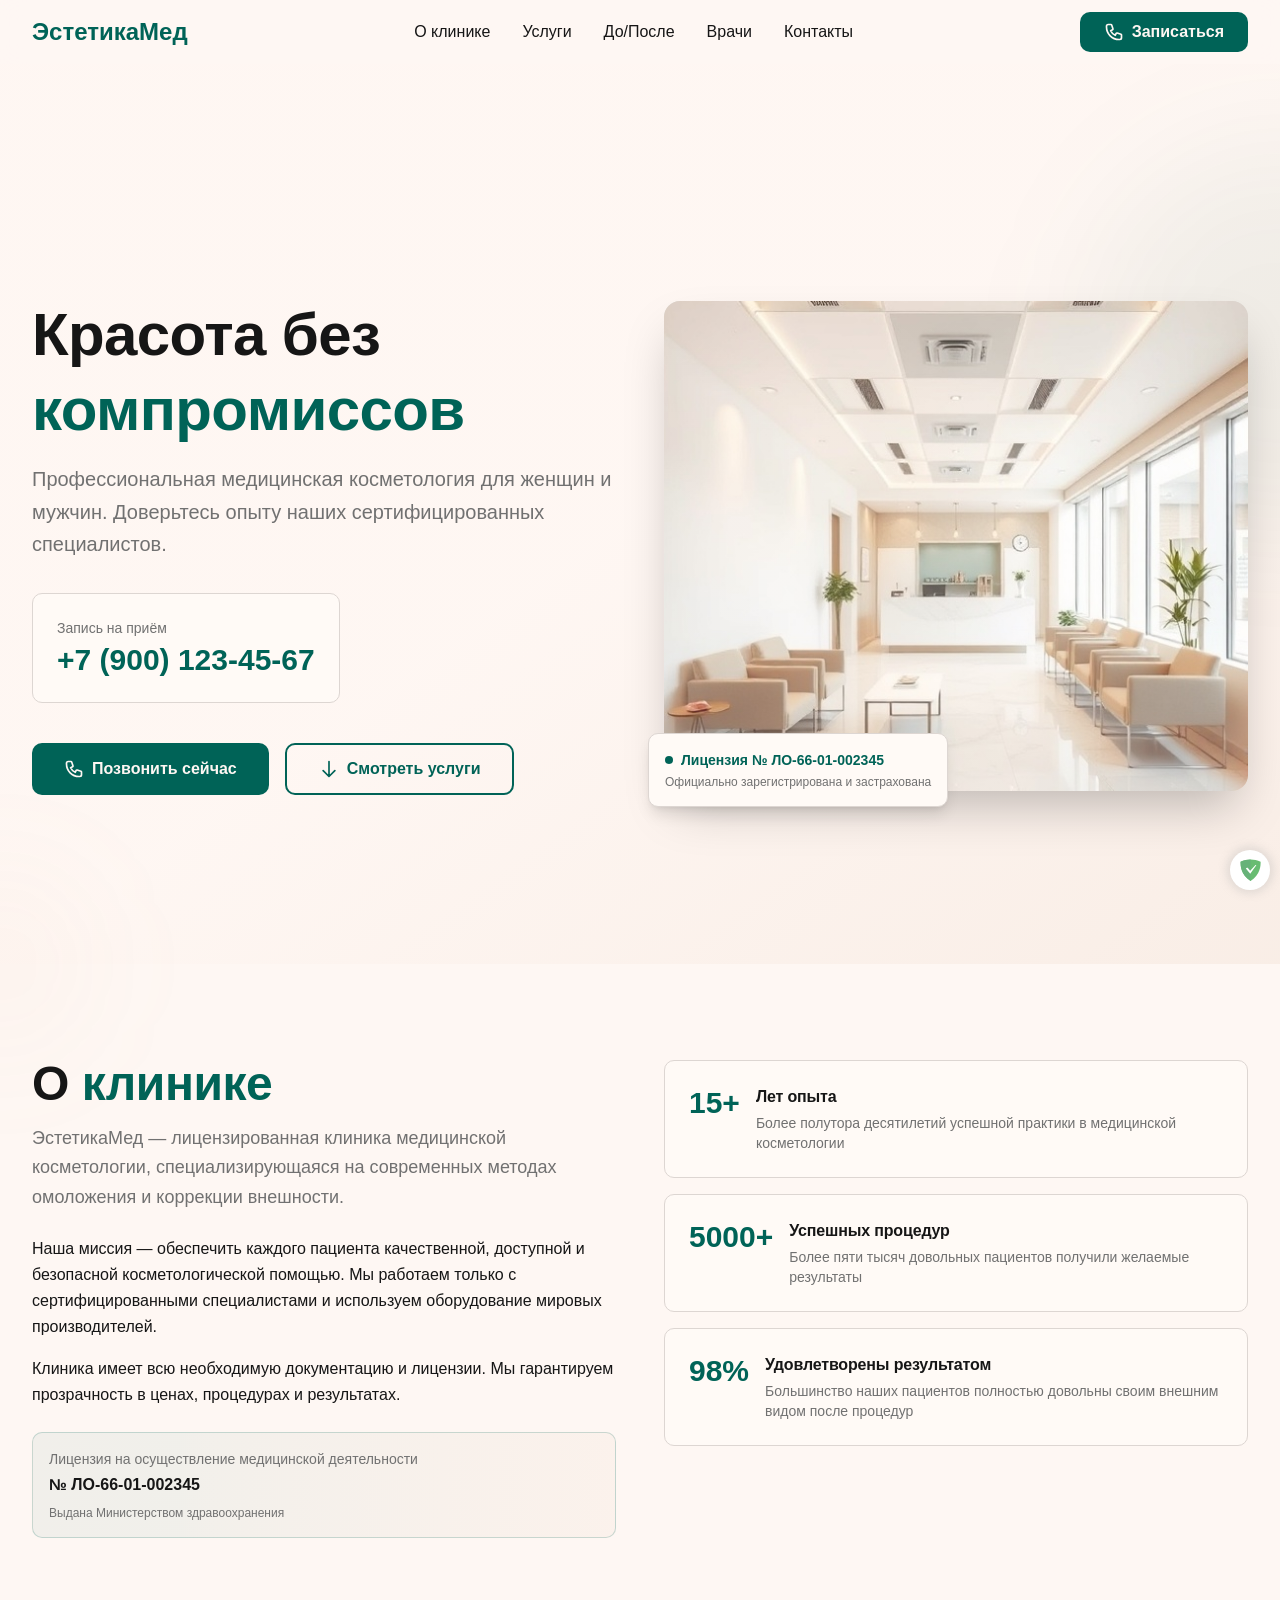
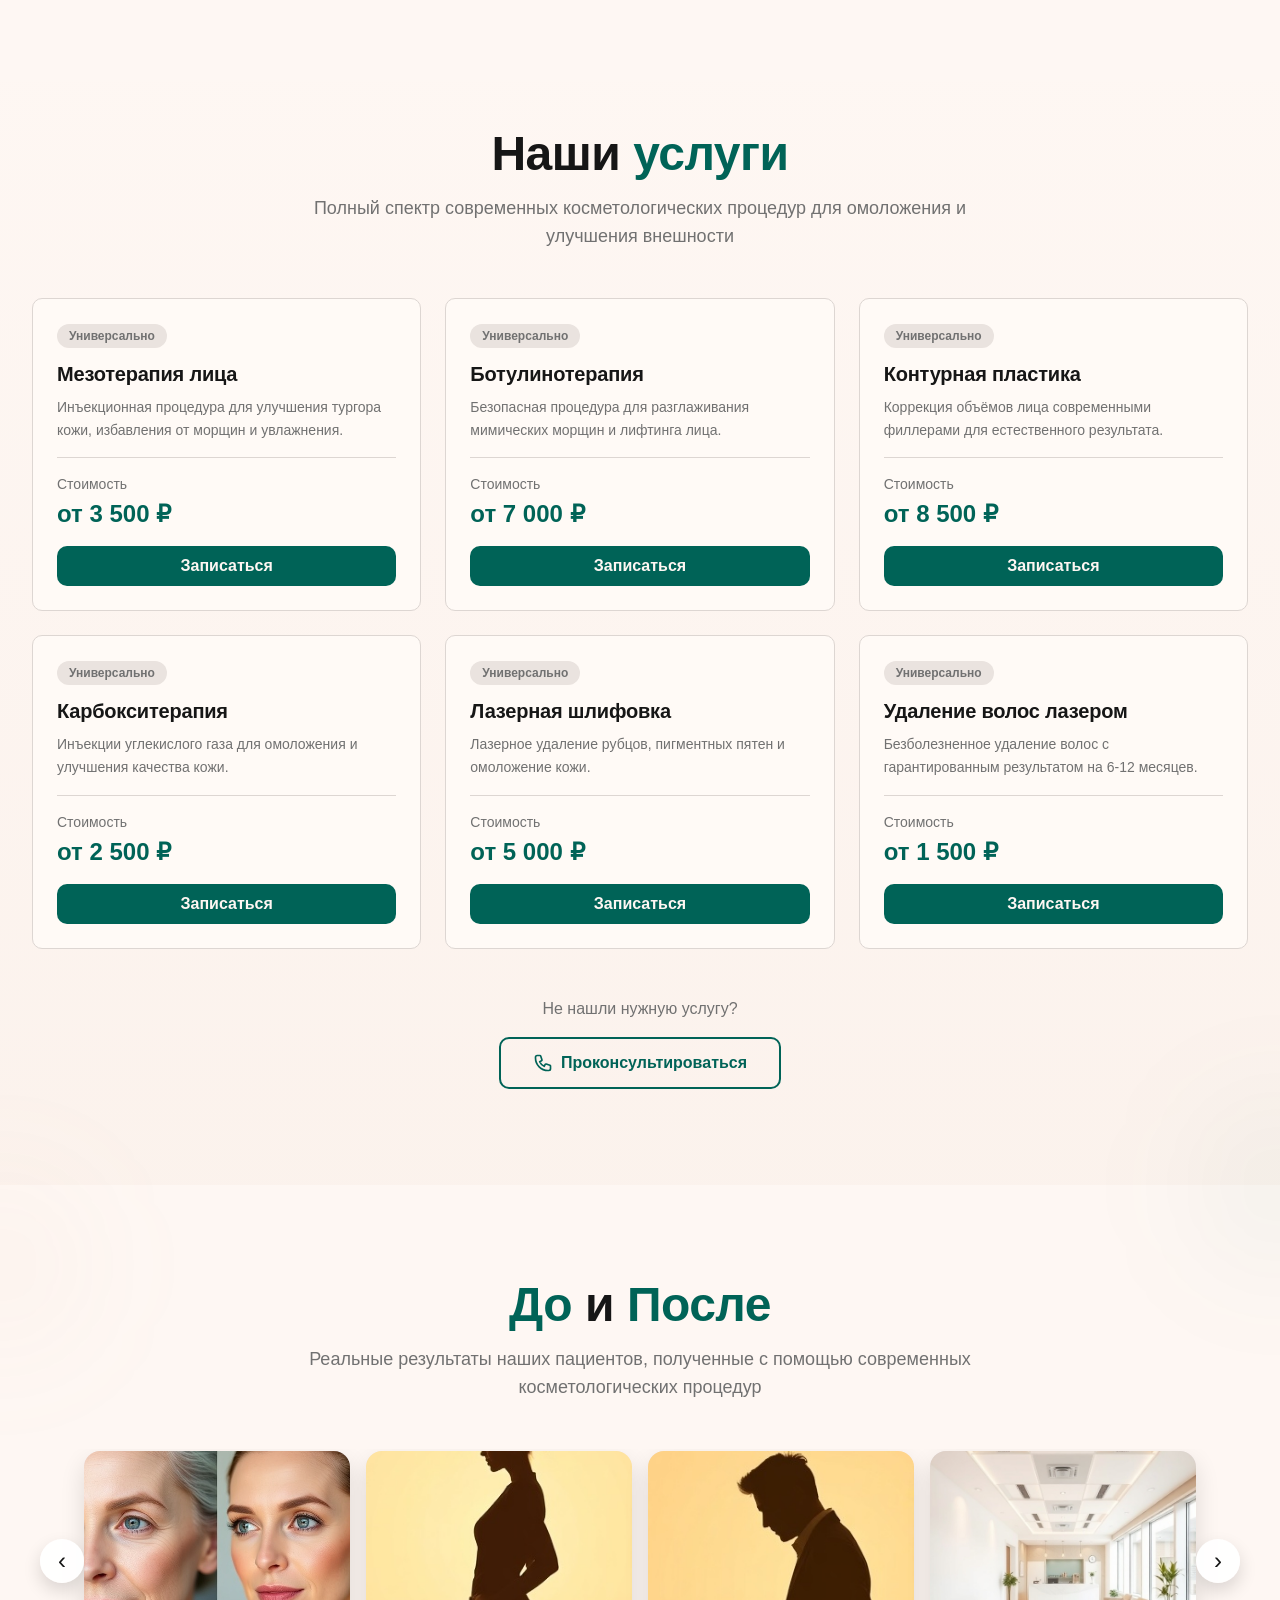
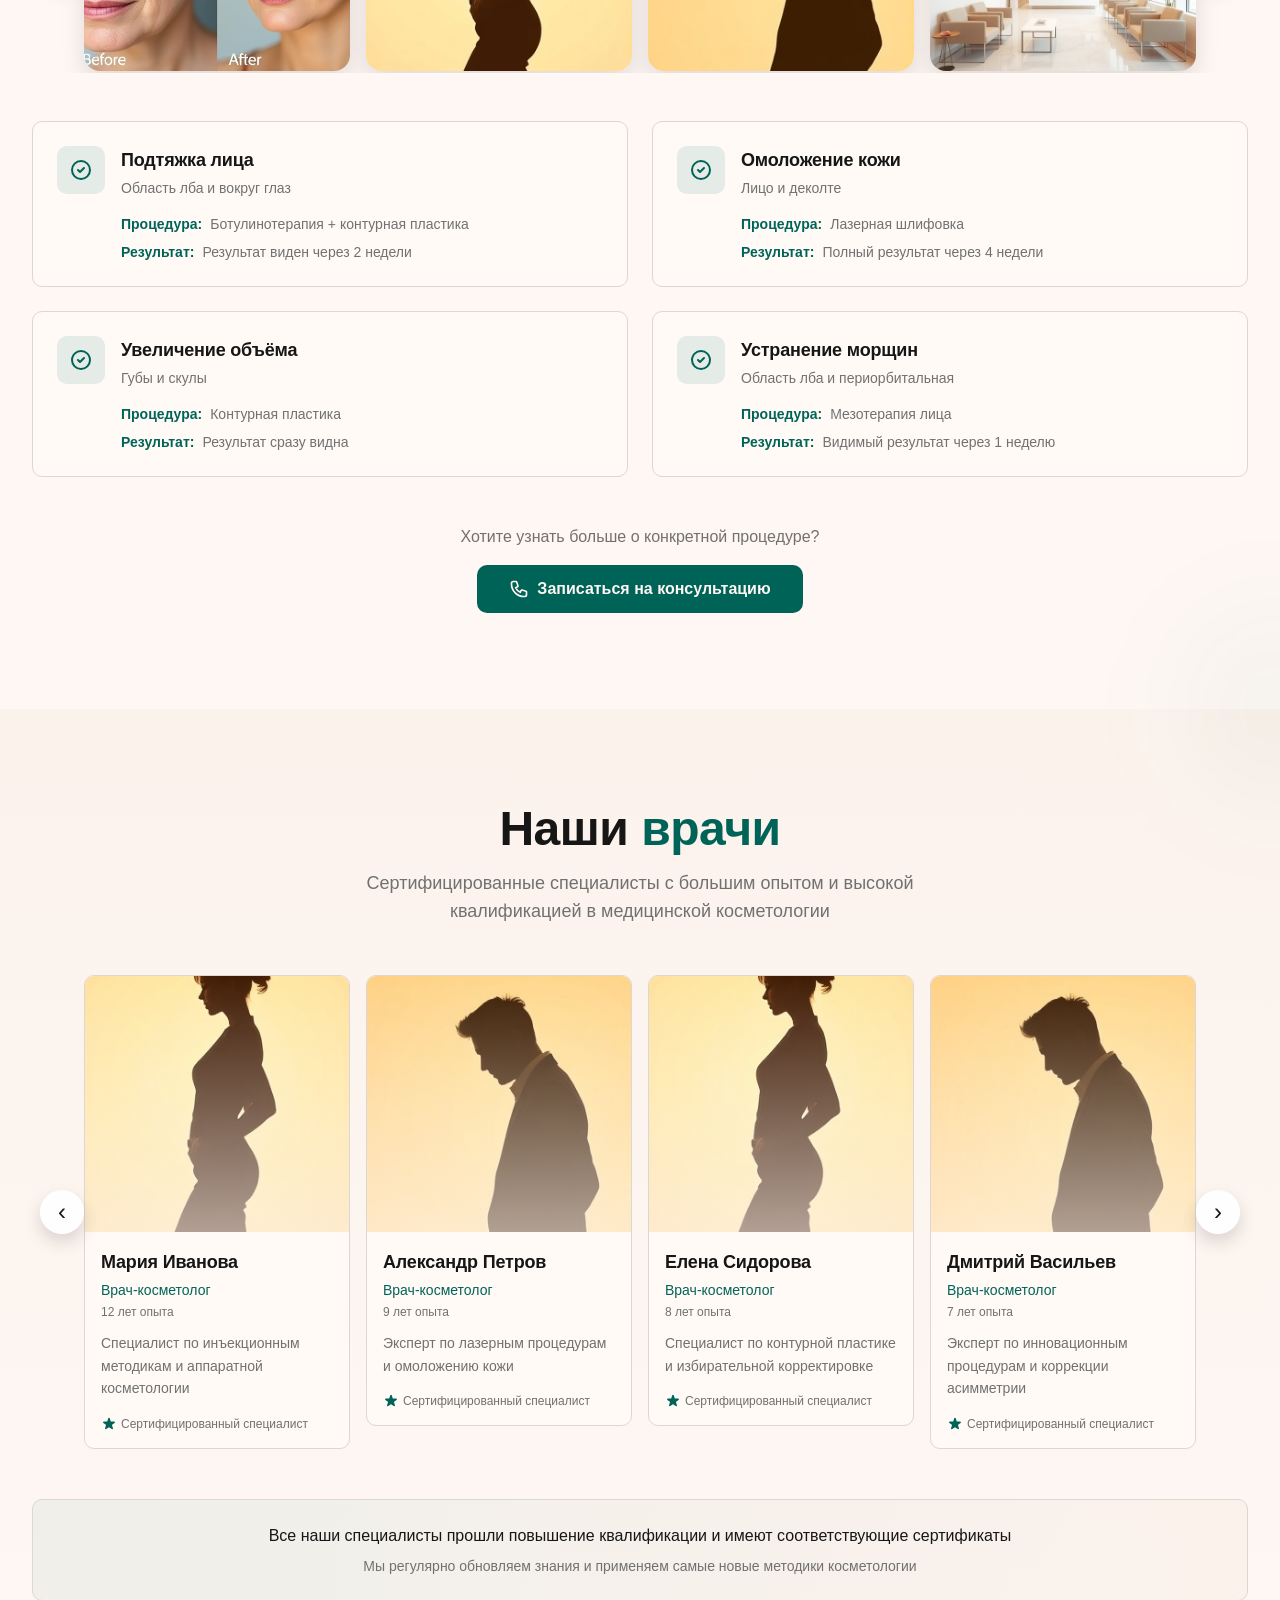
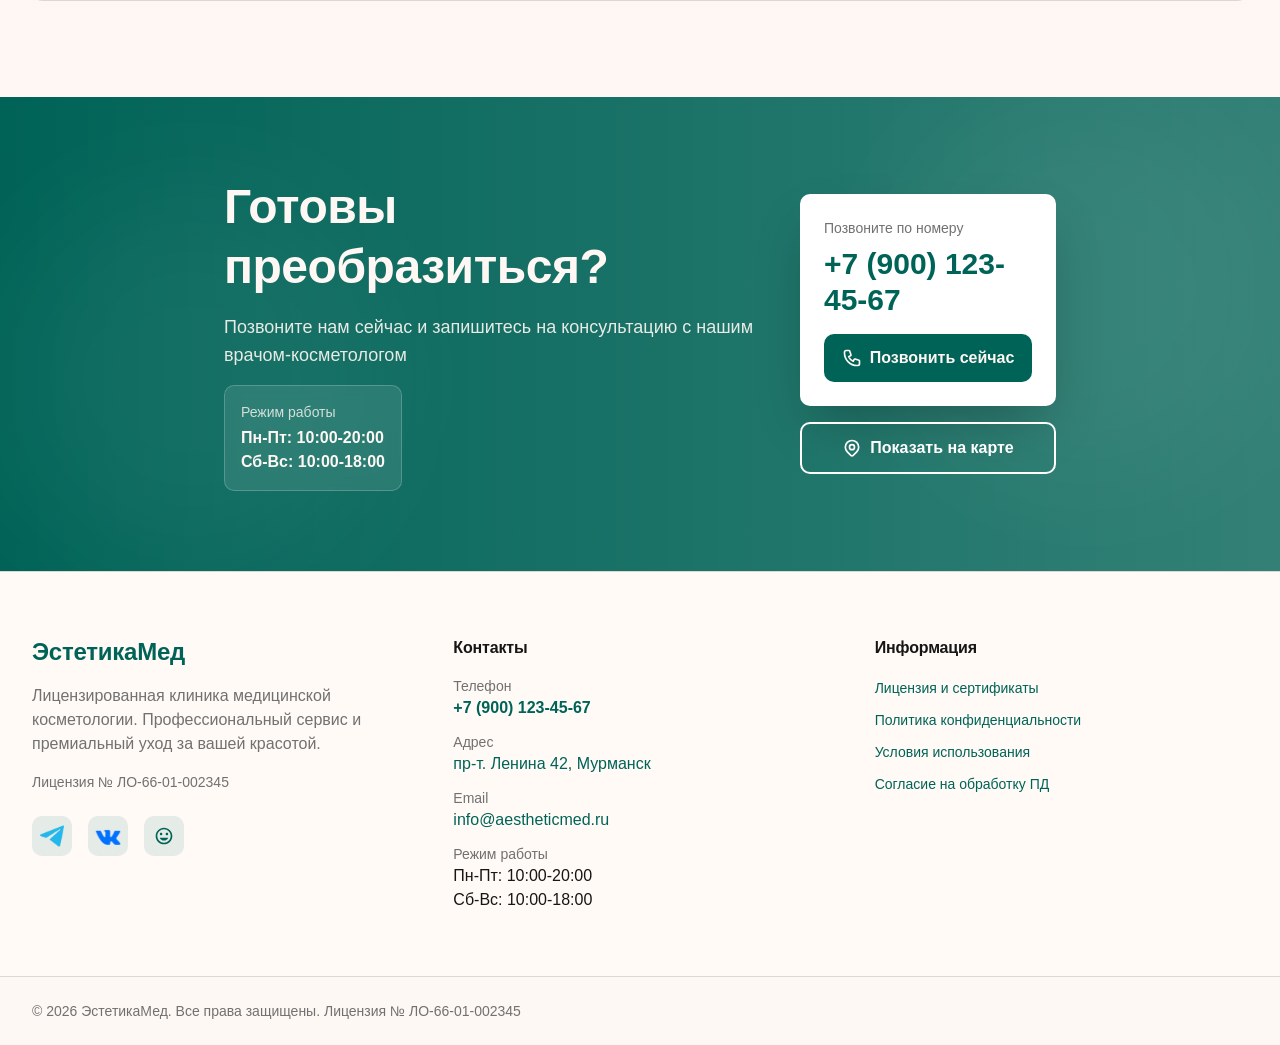
<file: index.html>
<!DOCTYPE html>
<!-- saved from url=(0038)https://nrqmhvb1-staging.b12sites.com/ -->
<html data-astro-source-file="src/pages/index.astro" data-astro-source-loc="15:0" lang="ru"><head data-astro-source-file="src/pages/index.astro" data-astro-source-loc="16:2"><meta http-equiv="Content-Type" content="text/html; charset=UTF-8"><meta http-equiv="origin-trial" content="A7vZI3v+Gz7JfuRolKNM4Aff6zaGuT7X0mf3wtoZTnKv6497cVMnhy03KDqX7kBz/q/[base64]"><meta data-astro-source-file="src/pages/index.astro" data-astro-source-loc="18:4" name="viewport" content="width=device-width, initial-scale=1.0"><link data-astro-source-file="src/pages/index.astro" data-astro-source-loc="19:4" rel="icon" type="image/svg+xml" href="https://nrqmhvb1-staging.b12sites.com/favicon.svg"><meta data-astro-source-file="src/pages/index.astro" data-astro-source-loc="20:4" name="generator" content="Astro v5.18.0"><title data-astro-source-file="src/pages/index.astro" data-astro-source-loc="21:4">ЭстетикаМед - Клиника медицинской косметологии</title><meta data-astro-source-file="src/pages/index.astro" data-astro-source-loc="22:4" name="description" content="Лицензированная клиника медицинской косметологии. Профессиональные услуги по омоложению и коррекции внешности для женщин и мужчин."><meta data-astro-source-file="src/pages/index.astro" data-astro-source-loc="23:4" name="keywords" content="косметология, омоложение, мезотерапия, ботулинотерапия, контурная пластика"><link data-astro-source-file="src/components/RequiredB12HeadScripts.astro" data-astro-source-loc="7:0" rel="canonical" href="https://nrqmhvb1-staging.b12sites.com/"><script type="text/javascript" async="" charset="utf-8" src="./assets/recaptcha__ru.js" crossorigin="anonymous" integrity="sha384-fnx+vfjCvJxyRNmvM0PvkfkMUNfFaBDS/rVBb4DUekRPc6WGl3G68HovjWhht0d7"></script><script async="" src="./assets/global.js"></script><script>(function(){const clientUid = "NRqMhvb1";
const productUrl = "https://b12.io";

  window.__CLIENT_UID__ = clientUid
  window.__PRODUCT_URL__ = productUrl
})();</script><script>(function(){const previewFrameScriptUrl = "https://static.b12.io/static/preview_frame_v2/preview_frame_v2.87eef444c438.js";
const debug = false;

  ;(function () {
    if (window.self === window.top) {
      if (debug) {
        console.log('Site Builder: is not an iframe. Exit.')
      }
      return
    }

    if (window.__B12_PREVIEW_FRAME_LOADED__) {
      if (debug) {
        console.log('Site Builder: preview script already loaded. Skip.')
      }
      return
    }
    window.__B12_PREVIEW_FRAME_LOADED__ = true

    const script = document.createElement('script')
    script.src = previewFrameScriptUrl
    script.async = true
    script.defer = true

    script.onerror = function () {
      console.error('Site Builder: Failed to load editor bridge.')
    }

    if (debug) {
      console.log('Site Builder: append the preview script:', script.src)
    }
    document.head.appendChild(script)
  })()
})();</script><link rel="stylesheet" href="./assets/index.DMPYLrEv.css"><link rel="stylesheet" href="./assets/slider.css">
</head> <body data-astro-source-file="src/pages/index.astro" data-astro-source-loc="27:2"> <header data-astro-source-file="src/components/Header.astro" data-astro-source-loc="4:0" class="fixed top-0 left-0 right-0 z-50 bg-background/80 backdrop-blur-md transition-shadow duration-300"> <nav data-astro-source-file="src/components/Header.astro" data-astro-source-loc="5:2" class="max-w-7xl mx-auto px-4 sm:px-6 lg:px-8 h-16 flex items-center justify-between"> <!-- Logo --> <div data-astro-source-file="src/components/Header.astro" data-astro-source-loc="7:4" class="flex-shrink-0"> <a data-astro-source-file="src/components/Header.astro" data-astro-source-loc="8:6" href="https://nrqmhvb1-staging.b12sites.com/" class="text-2xl font-bold text-primary">
ЭстетикаМед
</a> </div> <!-- Navigation Links - Desktop --> <div data-astro-source-file="src/components/Header.astro" data-astro-source-loc="14:4" class="hidden md:flex items-center gap-8"> <a data-astro-source-file="src/components/Header.astro" data-astro-source-loc="15:6" href="https://nrqmhvb1-staging.b12sites.com/index#about" class="text-foreground hover:text-primary transition-colors">
О клинике
</a> <a data-astro-source-file="src/components/Header.astro" data-astro-source-loc="18:6" href="https://nrqmhvb1-staging.b12sites.com/index#services" class="text-foreground hover:text-primary transition-colors">
Услуги
</a> <a data-astro-source-file="src/components/Header.astro" data-astro-source-loc="21:6" href="https://nrqmhvb1-staging.b12sites.com/index#before-after" class="text-foreground hover:text-primary transition-colors">
До/После
</a> <a data-astro-source-file="src/components/Header.astro" data-astro-source-loc="24:6" href="https://nrqmhvb1-staging.b12sites.com/index#doctors" class="text-foreground hover:text-primary transition-colors">
Врачи
</a> <a data-astro-source-file="src/components/Header.astro" data-astro-source-loc="27:6" href="https://nrqmhvb1-staging.b12sites.com/index#contact-cta" class="text-foreground hover:text-primary transition-colors">
Контакты
</a> </div> <!-- Phone CTA Button --> <a data-astro-source-file="src/components/Header.astro" data-astro-source-loc="33:4" href="tel:+79001234567" class="hidden sm:flex items-center gap-2 bg-primary text-primary-foreground px-6 py-2 rounded-lg font-semibold hover:bg-primary/90 transition-colors"> <svg data-astro-source-file="src/components/Header.astro" data-astro-source-loc="37:6" class="w-5 h-5" fill="none" stroke="currentColor" viewBox="0 0 24 24"> <path data-astro-source-file="src/components/Header.astro" data-astro-source-loc="38:8" stroke-linecap="round" stroke-linejoin="round" stroke-width="2" d="M3 5a2 2 0 012-2h3.28a1 1 0 01.948.684l1.498 4.493a1 1 0 01-.502 1.21l-2.257 1.13a11.042 11.042 0 005.516 5.516l1.13-2.257a1 1 0 011.21-.502l4.493 1.498a1 1 0 01.684.949V19a2 2 0 01-2 2h-1C9.716 21 3 14.284 3 6V5z"></path> </svg>
Записаться
</a> <!-- Mobile Menu Button --> <button data-astro-source-file="src/components/Header.astro" data-astro-source-loc="44:4" class="md:hidden p-2 rounded-lg hover:bg-muted" id="mobile-menu-btn"> <svg data-astro-source-file="src/components/Header.astro" data-astro-source-loc="48:6" class="w-6 h-6" fill="none" stroke="currentColor" viewBox="0 0 24 24"> <path data-astro-source-file="src/components/Header.astro" data-astro-source-loc="49:8" stroke-linecap="round" stroke-linejoin="round" stroke-width="2" d="M4 6h16M4 12h16M4 18h16"></path> </svg> </button> </nav> <!-- Mobile Menu --> <div data-astro-source-file="src/components/Header.astro" data-astro-source-loc="55:2" class="hidden md:hidden border-t border-border bg-card" id="mobile-menu"> <div data-astro-source-file="src/components/Header.astro" data-astro-source-loc="59:4" class="px-4 py-4 space-y-3"> <a data-astro-source-file="src/components/Header.astro" data-astro-source-loc="60:6" href="https://nrqmhvb1-staging.b12sites.com/index#about" class="block text-foreground hover:text-primary transition-colors py-2">
О клинике
</a> <a data-astro-source-file="src/components/Header.astro" data-astro-source-loc="63:6" href="https://nrqmhvb1-staging.b12sites.com/index#services" class="block text-foreground hover:text-primary transition-colors py-2">
Услуги
</a> <a data-astro-source-file="src/components/Header.astro" data-astro-source-loc="66:6" href="https://nrqmhvb1-staging.b12sites.com/index#before-after" class="block text-foreground hover:text-primary transition-colors py-2">
До/После
</a> <a data-astro-source-file="src/components/Header.astro" data-astro-source-loc="69:6" href="https://nrqmhvb1-staging.b12sites.com/index#doctors" class="block text-foreground hover:text-primary transition-colors py-2">
Врачи
</a> <a data-astro-source-file="src/components/Header.astro" data-astro-source-loc="72:6" href="https://nrqmhvb1-staging.b12sites.com/index#contact-cta" class="block text-foreground hover:text-primary transition-colors py-2">
Контакты
</a> <a data-astro-source-file="src/components/Header.astro" data-astro-source-loc="75:6" href="tel:+79001234567" class="block bg-primary text-primary-foreground px-4 py-2 rounded-lg font-semibold hover:bg-primary/90 transition-colors text-center">
Позвонить сейчас
</a> </div> </div> </header> <script type="module">const n=document.getElementById("mobile-menu-btn"),e=document.getElementById("mobile-menu");n&&e&&(n.addEventListener("click",()=>{e.classList.toggle("hidden")}),e.querySelectorAll("a").forEach(t=>{t.addEventListener("click",()=>{e.classList.add("hidden")})}));window.addEventListener("scroll",()=>{const s=document.querySelector("header");window.scrollY>0?s?.classList.add("shadow-sm"):s?.classList.remove("shadow-sm")});</script> <main data-astro-source-file="src/pages/index.astro" data-astro-source-loc="29:4" class="pt-16"> <section data-astro-source-file="src/components/Hero.astro" data-astro-source-loc="9:0" id="hero" class="relative min-h-screen pt-16 flex items-center overflow-hidden"> <!-- Background gradient --> <div data-astro-source-file="src/components/Hero.astro" data-astro-source-loc="11:2" class="absolute inset-0 bg-gradient-to-br from-background via-background to-secondary/10"></div> <!-- Decorative blob --> <div data-astro-source-file="src/components/Hero.astro" data-astro-source-loc="14:2" class="absolute top-20 right-0 w-96 h-96 bg-primary/5 rounded-full blur-3xl -mr-48"></div> <div data-astro-source-file="src/components/Hero.astro" data-astro-source-loc="16:2" class="relative max-w-7xl mx-auto px-4 sm:px-6 lg:px-8 w-full"> <div data-astro-source-file="src/components/Hero.astro" data-astro-source-loc="17:4" class="grid grid-cols-1 lg:grid-cols-2 gap-8 lg:gap-12 items-center"> <!-- Left Column: Text Content --> <div data-astro-source-file="src/components/Hero.astro" data-astro-source-loc="19:6" class="space-y-6"> <div data-astro-source-file="src/components/Hero.astro" data-astro-source-loc="20:8"> <h1 data-astro-source-file="src/components/Hero.astro" data-astro-source-loc="21:10" class="text-5xl md:text-6xl font-bold text-foreground leading-tight mb-4">
Красота без<br data-astro-source-file="src/components/Hero.astro" data-astro-source-loc="22:23"><span data-astro-source-file="src/components/Hero.astro" data-astro-source-loc="22:29" class="text-primary">компромиссов</span> </h1> <p data-astro-source-file="src/components/Hero.astro" data-astro-source-loc="24:10" class="text-xl text-muted-foreground mb-8 leading-relaxed">
Профессиональная медицинская косметология для женщин и мужчин. Доверьтесь опыту наших сертифицированных специалистов.
</p> </div> <!-- Phone Number Display --> <div data-astro-source-file="src/components/Hero.astro" data-astro-source-loc="30:8" class="bg-card border border-border rounded-lg p-6 inline-block"> <p data-astro-source-file="src/components/Hero.astro" data-astro-source-loc="31:10" class="text-sm text-muted-foreground mb-1">Запись на приём</p> <p data-astro-source-file="src/components/Hero.astro" data-astro-source-loc="32:10" class="text-3xl font-bold text-primary">+7 (900) 123-45-67</p> </div> <!-- CTA Buttons --> <div data-astro-source-file="src/components/Hero.astro" data-astro-source-loc="36:8" class="flex flex-col sm:flex-row gap-4 pt-4"> <a data-astro-source-file="src/components/Hero.astro" data-astro-source-loc="37:10" href="tel:+79001234567" class="inline-flex items-center justify-center gap-2 bg-primary text-primary-foreground px-8 py-3 rounded-lg font-semibold hover:bg-primary/90 transition-colors"> <svg data-astro-source-file="src/components/Hero.astro" data-astro-source-loc="41:12" class="w-5 h-5" fill="none" stroke="currentColor" viewBox="0 0 24 24"> <path data-astro-source-file="src/components/Hero.astro" data-astro-source-loc="42:14" stroke-linecap="round" stroke-linejoin="round" stroke-width="2" d="M3 5a2 2 0 012-2h3.28a1 1 0 01.948.684l1.498 4.493a1 1 0 01-.502 1.21l-2.257 1.13a11.042 11.042 0 005.516 5.516l1.13-2.257a1 1 0 011.21-.502l4.493 1.498a1 1 0 01.684.949V19a2 2 0 01-2 2h-1C9.716 21 3 14.284 3 6V5z"></path> </svg>
Позвонить сейчас
</a> <a data-astro-source-file="src/components/Hero.astro" data-astro-source-loc="46:10" href="https://nrqmhvb1-staging.b12sites.com/index#services" class="inline-flex items-center justify-center gap-2 border-2 border-primary text-primary px-8 py-3 rounded-lg font-semibold hover:bg-primary/5 transition-colors"> <svg data-astro-source-file="src/components/Hero.astro" data-astro-source-loc="50:12" class="w-5 h-5" fill="none" stroke="currentColor" viewBox="0 0 24 24"> <path data-astro-source-file="src/components/Hero.astro" data-astro-source-loc="51:14" stroke-linecap="round" stroke-linejoin="round" stroke-width="2" d="M19 14l-7 7m0 0l-7-7m7 7V3"></path> </svg>
Смотреть услуги
</a> </div> </div> <!-- Right Column: Image --> <div data-astro-source-file="src/components/Hero.astro" data-astro-source-loc="59:6" class="relative hidden lg:block"> <div data-astro-source-file="src/components/Hero.astro" data-astro-source-loc="60:8" class="relative bg-gradient-to-br from-primary/10 to-secondary/10 rounded-2xl overflow-hidden shadow-2xl"> <img data-astro-source-file="src/components/Hero.astro" data-astro-source-loc="61:10" src="./assets/49b71838-14db-11f1-accf-0242ac110002-f4GGNAtStba0T_XwfWfe-.jpg" alt="Клиника ЭстетикаМед - холл" class="w-full h-auto object-cover"> <div data-astro-source-file="src/components/Hero.astro" data-astro-source-loc="66:10" class="absolute inset-0 bg-gradient-to-t from-background/20 to-transparent pointer-events-none"></div> </div> <!-- Floating badge --> <div data-astro-source-file="src/components/Hero.astro" data-astro-source-loc="70:8" class="absolute -bottom-4 -left-4 bg-card border border-border rounded-lg p-4 shadow-lg max-w-xs"> <div data-astro-source-file="src/components/Hero.astro" data-astro-source-loc="71:10" class="flex items-center gap-2 mb-1"> <div data-astro-source-file="src/components/Hero.astro" data-astro-source-loc="72:12" class="w-2 h-2 bg-primary rounded-full"></div> <p data-astro-source-file="src/components/Hero.astro" data-astro-source-loc="73:12" class="text-sm font-semibold text-primary">Лицензия № ЛО-66-01-002345</p> </div> <p data-astro-source-file="src/components/Hero.astro" data-astro-source-loc="75:10" class="text-xs text-muted-foreground">Официально зарегистрирована и застрахована</p> </div> </div> </div> </div> </section> <section data-astro-source-file="src/components/About.astro" data-astro-source-loc="4:0" id="about" class="relative py-16 md:py-24"> <div data-astro-source-file="src/components/About.astro" data-astro-source-loc="5:2" class="max-w-7xl mx-auto px-4 sm:px-6 lg:px-8"> <!-- Background decoration --> <div data-astro-source-file="src/components/About.astro" data-astro-source-loc="7:4" class="absolute -top-20 -left-20 w-40 h-40 bg-secondary/5 rounded-full blur-3xl pointer-events-none"></div> <div data-astro-source-file="src/components/About.astro" data-astro-source-loc="9:4" class="relative grid grid-cols-1 lg:grid-cols-2 gap-12 items-start"> <!-- Left Column: Text --> <div data-astro-source-file="src/components/About.astro" data-astro-source-loc="11:6" class="space-y-6"> <div data-astro-source-file="src/components/About.astro" data-astro-source-loc="12:8"> <h2 data-astro-source-file="src/components/About.astro" data-astro-source-loc="13:10" class="text-4xl md:text-5xl font-bold text-foreground mb-4">
О <span data-astro-source-file="src/components/About.astro" data-astro-source-loc="14:14" class="text-primary">клинике</span> </h2> <p data-astro-source-file="src/components/About.astro" data-astro-source-loc="16:10" class="text-lg text-muted-foreground leading-relaxed">
ЭстетикаМед — лицензированная клиника медицинской косметологии, специализирующаяся на современных методах омоложения и коррекции внешности.
</p> </div> <div data-astro-source-file="src/components/About.astro" data-astro-source-loc="21:8" class="space-y-4"> <p data-astro-source-file="src/components/About.astro" data-astro-source-loc="22:10" class="text-foreground leading-relaxed">
Наша миссия — обеспечить каждого пациента качественной, доступной и безопасной косметологической помощью. Мы работаем только с сертифицированными специалистами и используем оборудование мировых производителей.
</p> <p data-astro-source-file="src/components/About.astro" data-astro-source-loc="25:10" class="text-foreground leading-relaxed">
Клиника имеет всю необходимую документацию и лицензии. Мы гарантируем прозрачность в ценах, процедурах и результатах.
</p> </div> <!-- License Badge --> <div data-astro-source-file="src/components/About.astro" data-astro-source-loc="31:8" class="bg-gradient-to-r from-primary/5 to-secondary/5 border border-primary/20 rounded-lg p-4"> <p data-astro-source-file="src/components/About.astro" data-astro-source-loc="32:10" class="text-sm text-muted-foreground mb-1">Лицензия на осуществление медицинской деятельности</p> <p data-astro-source-file="src/components/About.astro" data-astro-source-loc="33:10" class="font-semibold text-foreground">№ ЛО-66-01-002345</p> <p data-astro-source-file="src/components/About.astro" data-astro-source-loc="34:10" class="text-xs text-muted-foreground mt-2">Выдана Министерством здравоохранения</p> </div> </div> <!-- Right Column: Facts Cards --> <div data-astro-source-file="src/components/About.astro" data-astro-source-loc="39:6" class="space-y-4"> <!-- Fact Card 1 --> <div data-astro-source-file="src/components/About.astro" data-astro-source-loc="41:8" class="bg-card border border-border rounded-lg p-6 hover:border-primary/50 transition-colors"> <div data-astro-source-file="src/components/About.astro" data-astro-source-loc="42:10" class="flex items-start gap-4"> <div data-astro-source-file="src/components/About.astro" data-astro-source-loc="43:12" class="text-3xl font-bold text-primary">15+</div> <div data-astro-source-file="src/components/About.astro" data-astro-source-loc="44:12"> <h3 data-astro-source-file="src/components/About.astro" data-astro-source-loc="45:14" class="font-semibold text-foreground mb-1">Лет опыта</h3> <p data-astro-source-file="src/components/About.astro" data-astro-source-loc="46:14" class="text-sm text-muted-foreground">
Более полутора десятилетий успешной практики в медицинской косметологии
</p> </div> </div> </div> <!-- Fact Card 2 --> <div data-astro-source-file="src/components/About.astro" data-astro-source-loc="54:8" class="bg-card border border-border rounded-lg p-6 hover:border-primary/50 transition-colors"> <div data-astro-source-file="src/components/About.astro" data-astro-source-loc="55:10" class="flex items-start gap-4"> <div data-astro-source-file="src/components/About.astro" data-astro-source-loc="56:12" class="text-3xl font-bold text-primary">5000+</div> <div data-astro-source-file="src/components/About.astro" data-astro-source-loc="57:12"> <h3 data-astro-source-file="src/components/About.astro" data-astro-source-loc="58:14" class="font-semibold text-foreground mb-1">Успешных процедур</h3> <p data-astro-source-file="src/components/About.astro" data-astro-source-loc="59:14" class="text-sm text-muted-foreground">
Более пяти тысяч довольных пациентов получили желаемые результаты
</p> </div> </div> </div> <!-- Fact Card 3 --> <div data-astro-source-file="src/components/About.astro" data-astro-source-loc="67:8" class="bg-card border border-border rounded-lg p-6 hover:border-primary/50 transition-colors"> <div data-astro-source-file="src/components/About.astro" data-astro-source-loc="68:10" class="flex items-start gap-4"> <div data-astro-source-file="src/components/About.astro" data-astro-source-loc="69:12" class="text-3xl font-bold text-primary">98%</div> <div data-astro-source-file="src/components/About.astro" data-astro-source-loc="70:12"> <h3 data-astro-source-file="src/components/About.astro" data-astro-source-loc="71:14" class="font-semibold text-foreground mb-1">Удовлетворены результатом</h3> <p data-astro-source-file="src/components/About.astro" data-astro-source-loc="72:14" class="text-sm text-muted-foreground">
Большинство наших пациентов полностью довольны своим внешним видом после процедур
</p> </div> </div> </div> </div> </div> </div> </section> <section data-astro-source-file="src/components/Services.astro" data-astro-source-loc="50:0" id="services" class="relative py-16 md:py-24 bg-gradient-to-b from-transparent to-secondary/5"> <!-- Background decoration --> <div data-astro-source-file="src/components/Services.astro" data-astro-source-loc="52:2" class="absolute -bottom-20 -right-20 w-40 h-40 bg-primary/5 rounded-full blur-3xl pointer-events-none"></div> <div data-astro-source-file="src/components/Services.astro" data-astro-source-loc="54:2" class="relative max-w-7xl mx-auto px-4 sm:px-6 lg:px-8"> <!-- Section Header --> <div data-astro-source-file="src/components/Services.astro" data-astro-source-loc="56:4" class="text-center mb-12"> <h2 data-astro-source-file="src/components/Services.astro" data-astro-source-loc="57:6" class="text-4xl md:text-5xl font-bold text-foreground mb-4">
Наши <span data-astro-source-file="src/components/Services.astro" data-astro-source-loc="58:13" class="text-primary">услуги</span> </h2> <p data-astro-source-file="src/components/Services.astro" data-astro-source-loc="60:6" class="text-lg text-muted-foreground max-w-2xl mx-auto">
Полный спектр современных косметологических процедур для омоложения и улучшения внешности
</p> </div> <!-- Services Grid --> <div data-astro-source-file="src/components/Services.astro" data-astro-source-loc="66:4" class="grid grid-cols-1 md:grid-cols-2 lg:grid-cols-3 gap-6"> <div data-astro-source-file="src/components/ServiceCard.astro" data-astro-source-loc="25:0" class="group bg-card border border-border rounded-lg overflow-hidden hover:border-primary/50 transition-all duration-300 hover:shadow-lg">  <div data-astro-source-file="src/components/ServiceCard.astro" data-astro-source-loc="37:2" class="p-6"> <!-- Category Badge --> <div data-astro-source-file="src/components/ServiceCard.astro" data-astro-source-loc="39:4" class="inline-flex items-center px-3 py-1 rounded-full text-xs font-semibold mb-3 bg-muted text-muted-foreground"> Универсально </div> <!-- Title --> <h3 data-astro-source-file="src/components/ServiceCard.astro" data-astro-source-loc="44:4" class="text-xl font-semibold text-foreground mb-2">Мезотерапия лица</h3> <!-- Description --> <p data-astro-source-file="src/components/ServiceCard.astro" data-astro-source-loc="47:4" class="text-muted-foreground text-sm mb-4 leading-relaxed"> Инъекционная процедура для улучшения тургора кожи, избавления от морщин и увлажнения. </p> <!-- Price --> <div data-astro-source-file="src/components/ServiceCard.astro" data-astro-source-loc="52:4" class="pt-4 border-t border-border"> <p data-astro-source-file="src/components/ServiceCard.astro" data-astro-source-loc="53:6" class="text-muted-foreground text-sm mb-1">Стоимость</p> <p data-astro-source-file="src/components/ServiceCard.astro" data-astro-source-loc="54:6" class="text-2xl font-bold text-primary">от 3 500 ₽</p> </div> <!-- CTA Button --> <button data-astro-source-file="src/components/ServiceCard.astro" data-astro-source-loc="58:4" class="w-full mt-4 bg-primary text-primary-foreground py-2 rounded-lg font-semibold hover:bg-primary/90 transition-colors">
Записаться
</button> </div> </div><div data-astro-source-file="src/components/ServiceCard.astro" data-astro-source-loc="25:0" class="group bg-card border border-border rounded-lg overflow-hidden hover:border-primary/50 transition-all duration-300 hover:shadow-lg">  <div data-astro-source-file="src/components/ServiceCard.astro" data-astro-source-loc="37:2" class="p-6"> <!-- Category Badge --> <div data-astro-source-file="src/components/ServiceCard.astro" data-astro-source-loc="39:4" class="inline-flex items-center px-3 py-1 rounded-full text-xs font-semibold mb-3 bg-muted text-muted-foreground"> Универсально </div> <!-- Title --> <h3 data-astro-source-file="src/components/ServiceCard.astro" data-astro-source-loc="44:4" class="text-xl font-semibold text-foreground mb-2">Ботулинотерапия</h3> <!-- Description --> <p data-astro-source-file="src/components/ServiceCard.astro" data-astro-source-loc="47:4" class="text-muted-foreground text-sm mb-4 leading-relaxed"> Безопасная процедура для разглаживания мимических морщин и лифтинга лица. </p> <!-- Price --> <div data-astro-source-file="src/components/ServiceCard.astro" data-astro-source-loc="52:4" class="pt-4 border-t border-border"> <p data-astro-source-file="src/components/ServiceCard.astro" data-astro-source-loc="53:6" class="text-muted-foreground text-sm mb-1">Стоимость</p> <p data-astro-source-file="src/components/ServiceCard.astro" data-astro-source-loc="54:6" class="text-2xl font-bold text-primary">от 7 000 ₽</p> </div> <!-- CTA Button --> <button data-astro-source-file="src/components/ServiceCard.astro" data-astro-source-loc="58:4" class="w-full mt-4 bg-primary text-primary-foreground py-2 rounded-lg font-semibold hover:bg-primary/90 transition-colors">
Записаться
</button> </div> </div><div data-astro-source-file="src/components/ServiceCard.astro" data-astro-source-loc="25:0" class="group bg-card border border-border rounded-lg overflow-hidden hover:border-primary/50 transition-all duration-300 hover:shadow-lg">  <div data-astro-source-file="src/components/ServiceCard.astro" data-astro-source-loc="37:2" class="p-6"> <!-- Category Badge --> <div data-astro-source-file="src/components/ServiceCard.astro" data-astro-source-loc="39:4" class="inline-flex items-center px-3 py-1 rounded-full text-xs font-semibold mb-3 bg-muted text-muted-foreground"> Универсально </div> <!-- Title --> <h3 data-astro-source-file="src/components/ServiceCard.astro" data-astro-source-loc="44:4" class="text-xl font-semibold text-foreground mb-2">Контурная пластика</h3> <!-- Description --> <p data-astro-source-file="src/components/ServiceCard.astro" data-astro-source-loc="47:4" class="text-muted-foreground text-sm mb-4 leading-relaxed"> Коррекция объёмов лица современными филлерами для естественного результата. </p> <!-- Price --> <div data-astro-source-file="src/components/ServiceCard.astro" data-astro-source-loc="52:4" class="pt-4 border-t border-border"> <p data-astro-source-file="src/components/ServiceCard.astro" data-astro-source-loc="53:6" class="text-muted-foreground text-sm mb-1">Стоимость</p> <p data-astro-source-file="src/components/ServiceCard.astro" data-astro-source-loc="54:6" class="text-2xl font-bold text-primary">от 8 500 ₽</p> </div> <!-- CTA Button --> <button data-astro-source-file="src/components/ServiceCard.astro" data-astro-source-loc="58:4" class="w-full mt-4 bg-primary text-primary-foreground py-2 rounded-lg font-semibold hover:bg-primary/90 transition-colors">
Записаться
</button> </div> </div><div data-astro-source-file="src/components/ServiceCard.astro" data-astro-source-loc="25:0" class="group bg-card border border-border rounded-lg overflow-hidden hover:border-primary/50 transition-all duration-300 hover:shadow-lg">  <div data-astro-source-file="src/components/ServiceCard.astro" data-astro-source-loc="37:2" class="p-6"> <!-- Category Badge --> <div data-astro-source-file="src/components/ServiceCard.astro" data-astro-source-loc="39:4" class="inline-flex items-center px-3 py-1 rounded-full text-xs font-semibold mb-3 bg-muted text-muted-foreground"> Универсально </div> <!-- Title --> <h3 data-astro-source-file="src/components/ServiceCard.astro" data-astro-source-loc="44:4" class="text-xl font-semibold text-foreground mb-2">Карбокситерапия</h3> <!-- Description --> <p data-astro-source-file="src/components/ServiceCard.astro" data-astro-source-loc="47:4" class="text-muted-foreground text-sm mb-4 leading-relaxed"> Инъекции углекислого газа для омоложения и улучшения качества кожи. </p> <!-- Price --> <div data-astro-source-file="src/components/ServiceCard.astro" data-astro-source-loc="52:4" class="pt-4 border-t border-border"> <p data-astro-source-file="src/components/ServiceCard.astro" data-astro-source-loc="53:6" class="text-muted-foreground text-sm mb-1">Стоимость</p> <p data-astro-source-file="src/components/ServiceCard.astro" data-astro-source-loc="54:6" class="text-2xl font-bold text-primary">от 2 500 ₽</p> </div> <!-- CTA Button --> <button data-astro-source-file="src/components/ServiceCard.astro" data-astro-source-loc="58:4" class="w-full mt-4 bg-primary text-primary-foreground py-2 rounded-lg font-semibold hover:bg-primary/90 transition-colors">
Записаться
</button> </div> </div><div data-astro-source-file="src/components/ServiceCard.astro" data-astro-source-loc="25:0" class="group bg-card border border-border rounded-lg overflow-hidden hover:border-primary/50 transition-all duration-300 hover:shadow-lg">  <div data-astro-source-file="src/components/ServiceCard.astro" data-astro-source-loc="37:2" class="p-6"> <!-- Category Badge --> <div data-astro-source-file="src/components/ServiceCard.astro" data-astro-source-loc="39:4" class="inline-flex items-center px-3 py-1 rounded-full text-xs font-semibold mb-3 bg-muted text-muted-foreground"> Универсально </div> <!-- Title --> <h3 data-astro-source-file="src/components/ServiceCard.astro" data-astro-source-loc="44:4" class="text-xl font-semibold text-foreground mb-2">Лазерная шлифовка</h3> <!-- Description --> <p data-astro-source-file="src/components/ServiceCard.astro" data-astro-source-loc="47:4" class="text-muted-foreground text-sm mb-4 leading-relaxed"> Лазерное удаление рубцов, пигментных пятен и омоложение кожи. </p> <!-- Price --> <div data-astro-source-file="src/components/ServiceCard.astro" data-astro-source-loc="52:4" class="pt-4 border-t border-border"> <p data-astro-source-file="src/components/ServiceCard.astro" data-astro-source-loc="53:6" class="text-muted-foreground text-sm mb-1">Стоимость</p> <p data-astro-source-file="src/components/ServiceCard.astro" data-astro-source-loc="54:6" class="text-2xl font-bold text-primary">от 5 000 ₽</p> </div> <!-- CTA Button --> <button data-astro-source-file="src/components/ServiceCard.astro" data-astro-source-loc="58:4" class="w-full mt-4 bg-primary text-primary-foreground py-2 rounded-lg font-semibold hover:bg-primary/90 transition-colors">
Записаться
</button> </div> </div><div data-astro-source-file="src/components/ServiceCard.astro" data-astro-source-loc="25:0" class="group bg-card border border-border rounded-lg overflow-hidden hover:border-primary/50 transition-all duration-300 hover:shadow-lg">  <div data-astro-source-file="src/components/ServiceCard.astro" data-astro-source-loc="37:2" class="p-6"> <!-- Category Badge --> <div data-astro-source-file="src/components/ServiceCard.astro" data-astro-source-loc="39:4" class="inline-flex items-center px-3 py-1 rounded-full text-xs font-semibold mb-3 bg-muted text-muted-foreground"> Универсально </div> <!-- Title --> <h3 data-astro-source-file="src/components/ServiceCard.astro" data-astro-source-loc="44:4" class="text-xl font-semibold text-foreground mb-2">Удаление волос лазером</h3> <!-- Description --> <p data-astro-source-file="src/components/ServiceCard.astro" data-astro-source-loc="47:4" class="text-muted-foreground text-sm mb-4 leading-relaxed"> Безболезненное удаление волос с гарантированным результатом на 6-12 месяцев. </p> <!-- Price --> <div data-astro-source-file="src/components/ServiceCard.astro" data-astro-source-loc="52:4" class="pt-4 border-t border-border"> <p data-astro-source-file="src/components/ServiceCard.astro" data-astro-source-loc="53:6" class="text-muted-foreground text-sm mb-1">Стоимость</p> <p data-astro-source-file="src/components/ServiceCard.astro" data-astro-source-loc="54:6" class="text-2xl font-bold text-primary">от 1 500 ₽</p> </div> <!-- CTA Button --> <button data-astro-source-file="src/components/ServiceCard.astro" data-astro-source-loc="58:4" class="w-full mt-4 bg-primary text-primary-foreground py-2 rounded-lg font-semibold hover:bg-primary/90 transition-colors">
Записаться
</button> </div> </div> </div> <!-- Bottom CTA --> <div data-astro-source-file="src/components/Services.astro" data-astro-source-loc="78:4" class="text-center mt-12"> <p data-astro-source-file="src/components/Services.astro" data-astro-source-loc="79:6" class="text-muted-foreground mb-4">Не нашли нужную услугу?</p> <a data-astro-source-file="src/components/Services.astro" data-astro-source-loc="80:6" href="tel:+79001234567" class="inline-flex items-center justify-center gap-2 border-2 border-primary text-primary px-8 py-3 rounded-lg font-semibold hover:bg-primary hover:text-primary-foreground transition-colors"> <svg data-astro-source-file="src/components/Services.astro" data-astro-source-loc="84:8" class="w-5 h-5" fill="none" stroke="currentColor" viewBox="0 0 24 24"> <path data-astro-source-file="src/components/Services.astro" data-astro-source-loc="85:10" stroke-linecap="round" stroke-linejoin="round" stroke-width="2" d="M3 5a2 2 0 012-2h3.28a1 1 0 01.948.684l1.498 4.493a1 1 0 01-.502 1.21l-2.257 1.13a11.042 11.042 0 005.516 5.516l1.13-2.257a1 1 0 011.21-.502l4.493 1.498a1 1 0 01.684.949V19a2 2 0 01-2 2h-1C9.716 21 3 14.284 3 6V5z"></path> </svg>
Проконсультироваться
</a> </div> </div> </section> <section data-astro-source-file="src/components/BeforeAfter.astro" data-astro-source-loc="36:0" id="before-after" class="relative py-16 md:py-24"> <!-- Background decoration --> <div data-astro-source-file="src/components/BeforeAfter.astro" data-astro-source-loc="38:2" class="absolute top-0 -left-20 w-40 h-40 bg-accent/5 rounded-full blur-3xl pointer-events-none"></div> <div data-astro-source-file="src/components/BeforeAfter.astro" data-astro-source-loc="40:2" class="relative max-w-7xl mx-auto px-4 sm:px-6 lg:px-8"> <!-- Section Header --> <div data-astro-source-file="src/components/BeforeAfter.astro" data-astro-source-loc="42:4" class="text-center mb-12"> <h2 data-astro-source-file="src/components/BeforeAfter.astro" data-astro-source-loc="43:6" class="text-4xl md:text-5xl font-bold text-foreground mb-4"> <span data-astro-source-file="src/components/BeforeAfter.astro" data-astro-source-loc="44:8" class="text-primary">До</span> и <span data-astro-source-file="src/components/BeforeAfter.astro" data-astro-source-loc="44:47" class="text-primary">После</span> </h2> <p data-astro-source-file="src/components/BeforeAfter.astro" data-astro-source-loc="46:6" class="text-lg text-muted-foreground max-w-2xl mx-auto">
Реальные результаты наших пациентов, полученные с помощью современных косметологических процедур
</p> </div> <!-- Image Showcase --> <div data-astro-source-file="src/components/BeforeAfter.astro" data-astro-source-loc="53:6" class="mb-12"> <div class="beforeafter-slider slider" aria-label="До/После слайдер">  <button class="slider-btn prev" type="button" aria-label="Назад">‹</button>  <div class="slider-track" tabindex="0">    <div class="slide"><div class="ba-tile"><img src="./assets/49932c1e-14db-11f1-af65-0242ac110002-xpHhHCs_v-csQ4jK2jgVU.jpg" alt="Результат до/после" loading="lazy"></div></div><div class="slide"><div class="ba-tile"><img src="./assets/4986d394-14db-11f1-9c8c-0242ac110002-np3CqehNAfzHsBrlCH6vn.jpg" alt="Результат до/после" loading="lazy"></div></div><div class="slide"><div class="ba-tile"><img src="./assets/499c7f25-14db-11f1-8a5f-0242ac110002-lHCc7E3DBGUjhDjXTrpPk.jpg" alt="Результат до/после" loading="lazy"></div></div><div class="slide"><div class="ba-tile"><img src="./assets/49b71838-14db-11f1-accf-0242ac110002-f4GGNAtStba0T_XwfWfe-.jpg" alt="Результат до/после" loading="lazy"></div></div>  </div>  <button class="slider-btn next" type="button" aria-label="Вперёд">›</button></div> </div> <!-- Examples Grid --> <div data-astro-source-file="src/components/BeforeAfter.astro" data-astro-source-loc="66:4" class="grid grid-cols-1 md:grid-cols-2 gap-6"> <div data-astro-source-file="src/components/BeforeAfter.astro" data-astro-source-loc="68:8" class="bg-card border border-border rounded-lg p-6 hover:border-primary/50 transition-colors"> <div data-astro-source-file="src/components/BeforeAfter.astro" data-astro-source-loc="69:10" class="flex items-start gap-4 mb-4"> <div data-astro-source-file="src/components/BeforeAfter.astro" data-astro-source-loc="70:12" class="w-12 h-12 bg-primary/10 rounded-lg flex items-center justify-center flex-shrink-0"> <svg data-astro-source-file="src/components/BeforeAfter.astro" data-astro-source-loc="71:14" class="w-6 h-6 text-primary" fill="none" stroke="currentColor" viewBox="0 0 24 24"> <path data-astro-source-file="src/components/BeforeAfter.astro" data-astro-source-loc="72:16" stroke-linecap="round" stroke-linejoin="round" stroke-width="2" d="M9 12l2 2 4-4m6 2a9 9 0 11-18 0 9 9 0 0118 0z"></path> </svg> </div> <div data-astro-source-file="src/components/BeforeAfter.astro" data-astro-source-loc="75:12"> <h3 data-astro-source-file="src/components/BeforeAfter.astro" data-astro-source-loc="76:14" class="text-lg font-semibold text-foreground">Подтяжка лица</h3> <p data-astro-source-file="src/components/BeforeAfter.astro" data-astro-source-loc="77:14" class="text-sm text-muted-foreground mt-1">Область лба и вокруг глаз</p> </div> </div> <div data-astro-source-file="src/components/BeforeAfter.astro" data-astro-source-loc="81:10" class="space-y-2 pl-16"> <div data-astro-source-file="src/components/BeforeAfter.astro" data-astro-source-loc="82:12" class="flex items-start gap-2"> <span data-astro-source-file="src/components/BeforeAfter.astro" data-astro-source-loc="83:14" class="text-sm font-semibold text-primary min-w-fit">Процедура:</span> <span data-astro-source-file="src/components/BeforeAfter.astro" data-astro-source-loc="84:14" class="text-sm text-muted-foreground">Ботулинотерапия + контурная пластика</span> </div> <div data-astro-source-file="src/components/BeforeAfter.astro" data-astro-source-loc="86:12" class="flex items-start gap-2"> <span data-astro-source-file="src/components/BeforeAfter.astro" data-astro-source-loc="87:14" class="text-sm font-semibold text-primary min-w-fit">Результат:</span> <span data-astro-source-file="src/components/BeforeAfter.astro" data-astro-source-loc="88:14" class="text-sm text-muted-foreground">Результат виден через 2 недели</span> </div> </div> </div><div data-astro-source-file="src/components/BeforeAfter.astro" data-astro-source-loc="68:8" class="bg-card border border-border rounded-lg p-6 hover:border-primary/50 transition-colors"> <div data-astro-source-file="src/components/BeforeAfter.astro" data-astro-source-loc="69:10" class="flex items-start gap-4 mb-4"> <div data-astro-source-file="src/components/BeforeAfter.astro" data-astro-source-loc="70:12" class="w-12 h-12 bg-primary/10 rounded-lg flex items-center justify-center flex-shrink-0"> <svg data-astro-source-file="src/components/BeforeAfter.astro" data-astro-source-loc="71:14" class="w-6 h-6 text-primary" fill="none" stroke="currentColor" viewBox="0 0 24 24"> <path data-astro-source-file="src/components/BeforeAfter.astro" data-astro-source-loc="72:16" stroke-linecap="round" stroke-linejoin="round" stroke-width="2" d="M9 12l2 2 4-4m6 2a9 9 0 11-18 0 9 9 0 0118 0z"></path> </svg> </div> <div data-astro-source-file="src/components/BeforeAfter.astro" data-astro-source-loc="75:12"> <h3 data-astro-source-file="src/components/BeforeAfter.astro" data-astro-source-loc="76:14" class="text-lg font-semibold text-foreground">Омоложение кожи</h3> <p data-astro-source-file="src/components/BeforeAfter.astro" data-astro-source-loc="77:14" class="text-sm text-muted-foreground mt-1">Лицо и деколте</p> </div> </div> <div data-astro-source-file="src/components/BeforeAfter.astro" data-astro-source-loc="81:10" class="space-y-2 pl-16"> <div data-astro-source-file="src/components/BeforeAfter.astro" data-astro-source-loc="82:12" class="flex items-start gap-2"> <span data-astro-source-file="src/components/BeforeAfter.astro" data-astro-source-loc="83:14" class="text-sm font-semibold text-primary min-w-fit">Процедура:</span> <span data-astro-source-file="src/components/BeforeAfter.astro" data-astro-source-loc="84:14" class="text-sm text-muted-foreground">Лазерная шлифовка</span> </div> <div data-astro-source-file="src/components/BeforeAfter.astro" data-astro-source-loc="86:12" class="flex items-start gap-2"> <span data-astro-source-file="src/components/BeforeAfter.astro" data-astro-source-loc="87:14" class="text-sm font-semibold text-primary min-w-fit">Результат:</span> <span data-astro-source-file="src/components/BeforeAfter.astro" data-astro-source-loc="88:14" class="text-sm text-muted-foreground">Полный результат через 4 недели</span> </div> </div> </div><div data-astro-source-file="src/components/BeforeAfter.astro" data-astro-source-loc="68:8" class="bg-card border border-border rounded-lg p-6 hover:border-primary/50 transition-colors"> <div data-astro-source-file="src/components/BeforeAfter.astro" data-astro-source-loc="69:10" class="flex items-start gap-4 mb-4"> <div data-astro-source-file="src/components/BeforeAfter.astro" data-astro-source-loc="70:12" class="w-12 h-12 bg-primary/10 rounded-lg flex items-center justify-center flex-shrink-0"> <svg data-astro-source-file="src/components/BeforeAfter.astro" data-astro-source-loc="71:14" class="w-6 h-6 text-primary" fill="none" stroke="currentColor" viewBox="0 0 24 24"> <path data-astro-source-file="src/components/BeforeAfter.astro" data-astro-source-loc="72:16" stroke-linecap="round" stroke-linejoin="round" stroke-width="2" d="M9 12l2 2 4-4m6 2a9 9 0 11-18 0 9 9 0 0118 0z"></path> </svg> </div> <div data-astro-source-file="src/components/BeforeAfter.astro" data-astro-source-loc="75:12"> <h3 data-astro-source-file="src/components/BeforeAfter.astro" data-astro-source-loc="76:14" class="text-lg font-semibold text-foreground">Увеличение объёма</h3> <p data-astro-source-file="src/components/BeforeAfter.astro" data-astro-source-loc="77:14" class="text-sm text-muted-foreground mt-1">Губы и скулы</p> </div> </div> <div data-astro-source-file="src/components/BeforeAfter.astro" data-astro-source-loc="81:10" class="space-y-2 pl-16"> <div data-astro-source-file="src/components/BeforeAfter.astro" data-astro-source-loc="82:12" class="flex items-start gap-2"> <span data-astro-source-file="src/components/BeforeAfter.astro" data-astro-source-loc="83:14" class="text-sm font-semibold text-primary min-w-fit">Процедура:</span> <span data-astro-source-file="src/components/BeforeAfter.astro" data-astro-source-loc="84:14" class="text-sm text-muted-foreground">Контурная пластика</span> </div> <div data-astro-source-file="src/components/BeforeAfter.astro" data-astro-source-loc="86:12" class="flex items-start gap-2"> <span data-astro-source-file="src/components/BeforeAfter.astro" data-astro-source-loc="87:14" class="text-sm font-semibold text-primary min-w-fit">Результат:</span> <span data-astro-source-file="src/components/BeforeAfter.astro" data-astro-source-loc="88:14" class="text-sm text-muted-foreground">Результат сразу видна</span> </div> </div> </div><div data-astro-source-file="src/components/BeforeAfter.astro" data-astro-source-loc="68:8" class="bg-card border border-border rounded-lg p-6 hover:border-primary/50 transition-colors"> <div data-astro-source-file="src/components/BeforeAfter.astro" data-astro-source-loc="69:10" class="flex items-start gap-4 mb-4"> <div data-astro-source-file="src/components/BeforeAfter.astro" data-astro-source-loc="70:12" class="w-12 h-12 bg-primary/10 rounded-lg flex items-center justify-center flex-shrink-0"> <svg data-astro-source-file="src/components/BeforeAfter.astro" data-astro-source-loc="71:14" class="w-6 h-6 text-primary" fill="none" stroke="currentColor" viewBox="0 0 24 24"> <path data-astro-source-file="src/components/BeforeAfter.astro" data-astro-source-loc="72:16" stroke-linecap="round" stroke-linejoin="round" stroke-width="2" d="M9 12l2 2 4-4m6 2a9 9 0 11-18 0 9 9 0 0118 0z"></path> </svg> </div> <div data-astro-source-file="src/components/BeforeAfter.astro" data-astro-source-loc="75:12"> <h3 data-astro-source-file="src/components/BeforeAfter.astro" data-astro-source-loc="76:14" class="text-lg font-semibold text-foreground">Устранение морщин</h3> <p data-astro-source-file="src/components/BeforeAfter.astro" data-astro-source-loc="77:14" class="text-sm text-muted-foreground mt-1">Область лба и периорбитальная</p> </div> </div> <div data-astro-source-file="src/components/BeforeAfter.astro" data-astro-source-loc="81:10" class="space-y-2 pl-16"> <div data-astro-source-file="src/components/BeforeAfter.astro" data-astro-source-loc="82:12" class="flex items-start gap-2"> <span data-astro-source-file="src/components/BeforeAfter.astro" data-astro-source-loc="83:14" class="text-sm font-semibold text-primary min-w-fit">Процедура:</span> <span data-astro-source-file="src/components/BeforeAfter.astro" data-astro-source-loc="84:14" class="text-sm text-muted-foreground">Мезотерапия лица</span> </div> <div data-astro-source-file="src/components/BeforeAfter.astro" data-astro-source-loc="86:12" class="flex items-start gap-2"> <span data-astro-source-file="src/components/BeforeAfter.astro" data-astro-source-loc="87:14" class="text-sm font-semibold text-primary min-w-fit">Результат:</span> <span data-astro-source-file="src/components/BeforeAfter.astro" data-astro-source-loc="88:14" class="text-sm text-muted-foreground">Видимый результат через 1 неделю</span> </div> </div> </div> </div> <!-- Bottom CTA --> <div data-astro-source-file="src/components/BeforeAfter.astro" data-astro-source-loc="96:4" class="text-center mt-12"> <p data-astro-source-file="src/components/BeforeAfter.astro" data-astro-source-loc="97:6" class="text-muted-foreground mb-4">Хотите узнать больше о конкретной процедуре?</p> <a data-astro-source-file="src/components/BeforeAfter.astro" data-astro-source-loc="98:6" href="tel:+79001234567" class="inline-flex items-center justify-center gap-2 bg-primary text-primary-foreground px-8 py-3 rounded-lg font-semibold hover:bg-primary/90 transition-colors"> <svg data-astro-source-file="src/components/BeforeAfter.astro" data-astro-source-loc="102:8" class="w-5 h-5" fill="none" stroke="currentColor" viewBox="0 0 24 24"> <path data-astro-source-file="src/components/BeforeAfter.astro" data-astro-source-loc="103:10" stroke-linecap="round" stroke-linejoin="round" stroke-width="2" d="M3 5a2 2 0 012-2h3.28a1 1 0 01.948.684l1.498 4.493a1 1 0 01-.502 1.21l-2.257 1.13a11.042 11.042 0 005.516 5.516l1.13-2.257a1 1 0 011.21-.502l4.493 1.498a1 1 0 01.684.949V19a2 2 0 01-2 2h-1C9.716 21 3 14.284 3 6V5z"></path> </svg>
Записаться на консультацию
</a> </div> </div> </section> <section data-astro-source-file="src/components/Doctors.astro" data-astro-source-loc="41:0" id="doctors" class="relative py-16 md:py-24 bg-gradient-to-b from-secondary/5 to-transparent"> <!-- Background decoration --> <div data-astro-source-file="src/components/Doctors.astro" data-astro-source-loc="43:2" class="absolute -top-20 -right-20 w-40 h-40 bg-primary/5 rounded-full blur-3xl pointer-events-none"></div> <div data-astro-source-file="src/components/Doctors.astro" data-astro-source-loc="45:2" class="relative max-w-7xl mx-auto px-4 sm:px-6 lg:px-8"> <!-- Section Header --> <div data-astro-source-file="src/components/Doctors.astro" data-astro-source-loc="47:4" class="text-center mb-12"> <h2 data-astro-source-file="src/components/Doctors.astro" data-astro-source-loc="48:6" class="text-4xl md:text-5xl font-bold text-foreground mb-4">
Наши <span data-astro-source-file="src/components/Doctors.astro" data-astro-source-loc="49:13" class="text-primary">врачи</span> </h2> <p data-astro-source-file="src/components/Doctors.astro" data-astro-source-loc="51:6" class="text-lg text-muted-foreground max-w-2xl mx-auto">
Сертифицированные специалисты с большим опытом и высокой квалификацией в медицинской косметологии
</p> </div> <!-- Doctors Grid --> <div class="doctors-slider slider" aria-label="Слайдер врачей">  <button class="slider-btn prev" type="button" aria-label="Назад">‹</button>  <div class="slider-track" tabindex="0"><div class="slide"><div data-astro-source-file="src/components/Doctors.astro" data-astro-source-loc="59:8" class="group bg-card border border-border rounded-lg overflow-hidden hover:border-primary/50 transition-all duration-300 hover:shadow-lg">  <div data-astro-source-file="src/components/Doctors.astro" data-astro-source-loc="62:12" class="relative h-64 bg-gradient-to-br from-primary/10 to-secondary/10 overflow-hidden"> <img data-astro-source-file="src/components/Doctors.astro" data-astro-source-loc="63:14" src="./assets/4986d394-14db-11f1-9c8c-0242ac110002-np3CqehNAfzHsBrlCH6vn.jpg" alt="Мария Иванова" class="w-full h-full object-cover group-hover:scale-105 transition-transform duration-300"> <div data-astro-source-file="src/components/Doctors.astro" data-astro-source-loc="68:14" class="absolute inset-0 bg-gradient-to-t from-background/60 to-transparent"></div> </div>  <div data-astro-source-file="src/components/Doctors.astro" data-astro-source-loc="73:10" class="p-4"> <h3 data-astro-source-file="src/components/Doctors.astro" data-astro-source-loc="74:12" class="text-lg font-semibold text-foreground mb-1">Мария Иванова</h3> <p data-astro-source-file="src/components/Doctors.astro" data-astro-source-loc="75:12" class="text-primary text-sm font-medium mb-1">Врач-косметолог</p> <p data-astro-source-file="src/components/Doctors.astro" data-astro-source-loc="76:12" class="text-xs text-muted-foreground mb-3">12 лет опыта</p> <p data-astro-source-file="src/components/Doctors.astro" data-astro-source-loc="78:12" class="text-sm text-muted-foreground mb-4 leading-relaxed"> Специалист по инъекционным методикам и аппаратной косметологии </p> <div data-astro-source-file="src/components/Doctors.astro" data-astro-source-loc="82:12" class="flex items-center gap-1 text-xs text-muted-foreground"> <svg data-astro-source-file="src/components/Doctors.astro" data-astro-source-loc="83:14" class="w-4 h-4 text-primary" fill="currentColor" viewBox="0 0 20 20"> <path data-astro-source-file="src/components/Doctors.astro" data-astro-source-loc="84:16" d="M9.049 2.927c.3-.921 1.603-.921 1.902 0l1.07 3.292a1 1 0 00.95.69h3.462c.969 0 1.371 1.24.588 1.81l-2.8 2.034a1 1 0 00-.364 1.118l1.07 3.292c.3.921-.755 1.688-1.54 1.118l-2.8-2.034a1 1 0 00-1.175 0l-2.8 2.034c-.784.57-1.838-.197-1.539-1.118l1.07-3.292a1 1 0 00-.364-1.118L2.98 8.72c-.783-.57-.38-1.81.588-1.81h3.461a1 1 0 00.951-.69l1.07-3.292z"></path> </svg>Сертифицированный специалист</div> </div> </div></div><div class="slide"><div data-astro-source-file="src/components/Doctors.astro" data-astro-source-loc="59:8" class="group bg-card border border-border rounded-lg overflow-hidden hover:border-primary/50 transition-all duration-300 hover:shadow-lg">  <div data-astro-source-file="src/components/Doctors.astro" data-astro-source-loc="62:12" class="relative h-64 bg-gradient-to-br from-primary/10 to-secondary/10 overflow-hidden"> <img data-astro-source-file="src/components/Doctors.astro" data-astro-source-loc="63:14" src="./assets/499c7f25-14db-11f1-8a5f-0242ac110002-lHCc7E3DBGUjhDjXTrpPk.jpg" alt="Александр Петров" class="w-full h-full object-cover group-hover:scale-105 transition-transform duration-300"> <div data-astro-source-file="src/components/Doctors.astro" data-astro-source-loc="68:14" class="absolute inset-0 bg-gradient-to-t from-background/60 to-transparent"></div> </div>  <div data-astro-source-file="src/components/Doctors.astro" data-astro-source-loc="73:10" class="p-4"> <h3 data-astro-source-file="src/components/Doctors.astro" data-astro-source-loc="74:12" class="text-lg font-semibold text-foreground mb-1">Александр Петров</h3> <p data-astro-source-file="src/components/Doctors.astro" data-astro-source-loc="75:12" class="text-primary text-sm font-medium mb-1">Врач-косметолог</p> <p data-astro-source-file="src/components/Doctors.astro" data-astro-source-loc="76:12" class="text-xs text-muted-foreground mb-3">9 лет опыта</p> <p data-astro-source-file="src/components/Doctors.astro" data-astro-source-loc="78:12" class="text-sm text-muted-foreground mb-4 leading-relaxed"> Эксперт по лазерным процедурам и омоложению кожи </p> <div data-astro-source-file="src/components/Doctors.astro" data-astro-source-loc="82:12" class="flex items-center gap-1 text-xs text-muted-foreground"> <svg data-astro-source-file="src/components/Doctors.astro" data-astro-source-loc="83:14" class="w-4 h-4 text-primary" fill="currentColor" viewBox="0 0 20 20"> <path data-astro-source-file="src/components/Doctors.astro" data-astro-source-loc="84:16" d="M9.049 2.927c.3-.921 1.603-.921 1.902 0l1.07 3.292a1 1 0 00.95.69h3.462c.969 0 1.371 1.24.588 1.81l-2.8 2.034a1 1 0 00-.364 1.118l1.07 3.292c.3.921-.755 1.688-1.54 1.118l-2.8-2.034a1 1 0 00-1.175 0l-2.8 2.034c-.784.57-1.838-.197-1.539-1.118l1.07-3.292a1 1 0 00-.364-1.118L2.98 8.72c-.783-.57-.38-1.81.588-1.81h3.461a1 1 0 00.951-.69l1.07-3.292z"></path> </svg>Сертифицированный специалист</div> </div> </div></div><div class="slide"><div data-astro-source-file="src/components/Doctors.astro" data-astro-source-loc="59:8" class="group bg-card border border-border rounded-lg overflow-hidden hover:border-primary/50 transition-all duration-300 hover:shadow-lg">  <div data-astro-source-file="src/components/Doctors.astro" data-astro-source-loc="62:12" class="relative h-64 bg-gradient-to-br from-primary/10 to-secondary/10 overflow-hidden"> <img data-astro-source-file="src/components/Doctors.astro" data-astro-source-loc="63:14" src="./assets/4986d394-14db-11f1-9c8c-0242ac110002-np3CqehNAfzHsBrlCH6vn.jpg" alt="Елена Сидорова" class="w-full h-full object-cover group-hover:scale-105 transition-transform duration-300"> <div data-astro-source-file="src/components/Doctors.astro" data-astro-source-loc="68:14" class="absolute inset-0 bg-gradient-to-t from-background/60 to-transparent"></div> </div>  <div data-astro-source-file="src/components/Doctors.astro" data-astro-source-loc="73:10" class="p-4"> <h3 data-astro-source-file="src/components/Doctors.astro" data-astro-source-loc="74:12" class="text-lg font-semibold text-foreground mb-1">Елена Сидорова</h3> <p data-astro-source-file="src/components/Doctors.astro" data-astro-source-loc="75:12" class="text-primary text-sm font-medium mb-1">Врач-косметолог</p> <p data-astro-source-file="src/components/Doctors.astro" data-astro-source-loc="76:12" class="text-xs text-muted-foreground mb-3">8 лет опыта</p> <p data-astro-source-file="src/components/Doctors.astro" data-astro-source-loc="78:12" class="text-sm text-muted-foreground mb-4 leading-relaxed"> Специалист по контурной пластике и избирательной корректировке </p> <div data-astro-source-file="src/components/Doctors.astro" data-astro-source-loc="82:12" class="flex items-center gap-1 text-xs text-muted-foreground"> <svg data-astro-source-file="src/components/Doctors.astro" data-astro-source-loc="83:14" class="w-4 h-4 text-primary" fill="currentColor" viewBox="0 0 20 20"> <path data-astro-source-file="src/components/Doctors.astro" data-astro-source-loc="84:16" d="M9.049 2.927c.3-.921 1.603-.921 1.902 0l1.07 3.292a1 1 0 00.95.69h3.462c.969 0 1.371 1.24.588 1.81l-2.8 2.034a1 1 0 00-.364 1.118l1.07 3.292c.3.921-.755 1.688-1.54 1.118l-2.8-2.034a1 1 0 00-1.175 0l-2.8 2.034c-.784.57-1.838-.197-1.539-1.118l1.07-3.292a1 1 0 00-.364-1.118L2.98 8.72c-.783-.57-.38-1.81.588-1.81h3.461a1 1 0 00.951-.69l1.07-3.292z"></path> </svg>Сертифицированный специалист</div> </div> </div></div><div class="slide"><div data-astro-source-file="src/components/Doctors.astro" data-astro-source-loc="59:8" class="group bg-card border border-border rounded-lg overflow-hidden hover:border-primary/50 transition-all duration-300 hover:shadow-lg">  <div data-astro-source-file="src/components/Doctors.astro" data-astro-source-loc="62:12" class="relative h-64 bg-gradient-to-br from-primary/10 to-secondary/10 overflow-hidden"> <img data-astro-source-file="src/components/Doctors.astro" data-astro-source-loc="63:14" src="./assets/499c7f25-14db-11f1-8a5f-0242ac110002-lHCc7E3DBGUjhDjXTrpPk.jpg" alt="Дмитрий Васильев" class="w-full h-full object-cover group-hover:scale-105 transition-transform duration-300"> <div data-astro-source-file="src/components/Doctors.astro" data-astro-source-loc="68:14" class="absolute inset-0 bg-gradient-to-t from-background/60 to-transparent"></div> </div>  <div data-astro-source-file="src/components/Doctors.astro" data-astro-source-loc="73:10" class="p-4"> <h3 data-astro-source-file="src/components/Doctors.astro" data-astro-source-loc="74:12" class="text-lg font-semibold text-foreground mb-1">Дмитрий Васильев</h3> <p data-astro-source-file="src/components/Doctors.astro" data-astro-source-loc="75:12" class="text-primary text-sm font-medium mb-1">Врач-косметолог</p> <p data-astro-source-file="src/components/Doctors.astro" data-astro-source-loc="76:12" class="text-xs text-muted-foreground mb-3">7 лет опыта</p> <p data-astro-source-file="src/components/Doctors.astro" data-astro-source-loc="78:12" class="text-sm text-muted-foreground mb-4 leading-relaxed"> Эксперт по инновационным процедурам и коррекции асимметрии </p> <div data-astro-source-file="src/components/Doctors.astro" data-astro-source-loc="82:12" class="flex items-center gap-1 text-xs text-muted-foreground"> <svg data-astro-source-file="src/components/Doctors.astro" data-astro-source-loc="83:14" class="w-4 h-4 text-primary" fill="currentColor" viewBox="0 0 20 20"> <path data-astro-source-file="src/components/Doctors.astro" data-astro-source-loc="84:16" d="M9.049 2.927c.3-.921 1.603-.921 1.902 0l1.07 3.292a1 1 0 00.95.69h3.462c.969 0 1.371 1.24.588 1.81l-2.8 2.034a1 1 0 00-.364 1.118l1.07 3.292c.3.921-.755 1.688-1.54 1.118l-2.8-2.034a1 1 0 00-1.175 0l-2.8 2.034c-.784.57-1.838-.197-1.539-1.118l1.07-3.292a1 1 0 00-.364-1.118L2.98 8.72c-.783-.57-.38-1.81.588-1.81h3.461a1 1 0 00.951-.69l1.07-3.292z"></path> </svg>Сертифицированный специалист</div> </div> </div></div></div>  <button class="slider-btn next" type="button" aria-label="Вперёд">›</button></div> <!-- Bottom Info --> <div data-astro-source-file="src/components/Doctors.astro" data-astro-source-loc="94:4" class="mt-12 bg-gradient-to-r from-primary/5 to-secondary/5 border border-border rounded-lg p-6 text-center"> <p data-astro-source-file="src/components/Doctors.astro" data-astro-source-loc="95:6" class="text-foreground mb-2">
Все наши специалисты прошли повышение квалификации и имеют соответствующие сертификаты
</p> <p data-astro-source-file="src/components/Doctors.astro" data-astro-source-loc="98:6" class="text-sm text-muted-foreground">
Мы регулярно обновляем знания и применяем самые новые методики косметологии
</p> </div> </div> </section> <section data-astro-source-file="src/components/CTABanner.astro" data-astro-source-loc="4:0" id="contact-cta" class="relative py-16 md:py-20 bg-gradient-to-r from-primary to-primary/80"> <!-- Background decoration --> <div data-astro-source-file="src/components/CTABanner.astro" data-astro-source-loc="6:2" class="absolute inset-0 overflow-hidden pointer-events-none"> <div data-astro-source-file="src/components/CTABanner.astro" data-astro-source-loc="7:4" class="absolute top-0 right-0 w-96 h-96 bg-white/5 rounded-full blur-3xl"></div> <div data-astro-source-file="src/components/CTABanner.astro" data-astro-source-loc="8:4" class="absolute bottom-0 left-0 w-96 h-96 bg-white/5 rounded-full blur-3xl"></div> </div> <div data-astro-source-file="src/components/CTABanner.astro" data-astro-source-loc="11:2" class="relative max-w-4xl mx-auto px-4 sm:px-6 lg:px-8"> <div data-astro-source-file="src/components/CTABanner.astro" data-astro-source-loc="12:4" class="grid grid-cols-1 lg:grid-cols-3 gap-8 items-center"> <!-- Left Column: Text --> <div data-astro-source-file="src/components/CTABanner.astro" data-astro-source-loc="14:6" class="lg:col-span-2 space-y-4"> <h2 data-astro-source-file="src/components/CTABanner.astro" data-astro-source-loc="15:8" class="text-4xl md:text-5xl font-bold text-primary-foreground leading-tight">
Готовы преобразиться?
</h2> <p data-astro-source-file="src/components/CTABanner.astro" data-astro-source-loc="18:8" class="text-lg text-primary-foreground/90">
Позвоните нам сейчас и запишитесь на консультацию с нашим врачом-косметологом
</p> <!-- Hours and Contact --> <div data-astro-source-file="src/components/CTABanner.astro" data-astro-source-loc="23:8" class="bg-white/10 backdrop-blur border border-white/20 rounded-lg p-4 inline-block"> <p data-astro-source-file="src/components/CTABanner.astro" data-astro-source-loc="24:10" class="text-sm text-primary-foreground/80 mb-1">Режим работы</p> <p data-astro-source-file="src/components/CTABanner.astro" data-astro-source-loc="25:10" class="font-semibold text-primary-foreground">Пн-Пт: 10:00-20:00</p> <p data-astro-source-file="src/components/CTABanner.astro" data-astro-source-loc="26:10" class="font-semibold text-primary-foreground">Сб-Вс: 10:00-18:00</p> </div> </div> <!-- Right Column: CTA --> <div data-astro-source-file="src/components/CTABanner.astro" data-astro-source-loc="31:6" class="space-y-4"> <div data-astro-source-file="src/components/CTABanner.astro" data-astro-source-loc="32:8" class="bg-white rounded-lg p-6 shadow-2xl"> <p data-astro-source-file="src/components/CTABanner.astro" data-astro-source-loc="33:10" class="text-sm text-muted-foreground mb-2">Позвоните по номеру</p> <a data-astro-source-file="src/components/CTABanner.astro" data-astro-source-loc="34:10" href="tel:+79001234567" class="text-3xl font-bold text-primary hover:text-primary/80 transition-colors block mb-4">
+7 (900) 123-45-67
</a> <a data-astro-source-file="src/components/CTABanner.astro" data-astro-source-loc="37:10" href="tel:+79001234567" class="w-full bg-primary text-primary-foreground py-3 rounded-lg font-semibold hover:bg-primary/90 transition-colors flex items-center justify-center gap-2"> <svg data-astro-source-file="src/components/CTABanner.astro" data-astro-source-loc="41:12" class="w-5 h-5" fill="none" stroke="currentColor" viewBox="0 0 24 24"> <path data-astro-source-file="src/components/CTABanner.astro" data-astro-source-loc="42:14" stroke-linecap="round" stroke-linejoin="round" stroke-width="2" d="M3 5a2 2 0 012-2h3.28a1 1 0 01.948.684l1.498 4.493a1 1 0 01-.502 1.21l-2.257 1.13a11.042 11.042 0 005.516 5.516l1.13-2.257a1 1 0 011.21-.502l4.493 1.498a1 1 0 01.684.949V19a2 2 0 01-2 2h-1C9.716 21 3 14.284 3 6V5z"></path> </svg>
Позвонить сейчас
</a> </div> <!-- Map Link --> <a data-astro-source-file="src/components/CTABanner.astro" data-astro-source-loc="49:8" href="https://yandex.ru/maps/?text=%D0%BF%D1%80-%D1%82.%20%D0%9B%D0%B5%D0%BD%D0%B8%D0%BD%D0%B0%2042,%20%D0%9C%D1%83%D1%80%D0%BC%D0%B0%D0%BD%D1%81%D0%BA" target="_blank" rel="noopener noreferrer" class="w-full border-2 border-white text-white py-3 rounded-lg font-semibold hover:bg-white/10 transition-colors flex items-center justify-center gap-2"> <svg data-astro-source-file="src/components/CTABanner.astro" data-astro-source-loc="55:10" class="w-5 h-5" fill="none" stroke="currentColor" viewBox="0 0 24 24"> <path data-astro-source-file="src/components/CTABanner.astro" data-astro-source-loc="56:12" stroke-linecap="round" stroke-linejoin="round" stroke-width="2" d="M17.657 16.657L13.414 20.9a1.998 1.998 0 01-2.827 0l-4.244-4.243a8 8 0 1111.314 0z"></path> <path data-astro-source-file="src/components/CTABanner.astro" data-astro-source-loc="57:12" stroke-linecap="round" stroke-linejoin="round" stroke-width="2" d="M15 11a3 3 0 11-6 0 3 3 0 016 0z"></path> </svg>
Показать на карте
</a> </div> </div> </div> </section> </main> <footer data-astro-source-file="src/components/Footer.astro" data-astro-source-loc="5:0" class="bg-card text-card-foreground border-t border-border"> <!-- Main Footer --> <div data-astro-source-file="src/components/Footer.astro" data-astro-source-loc="7:2" class="max-w-7xl mx-auto px-4 sm:px-6 lg:px-8 py-16"> <div data-astro-source-file="src/components/Footer.astro" data-astro-source-loc="8:4" class="grid grid-cols-1 md:grid-cols-3 gap-12"> <!-- Left Column: Logo & Description --> <div data-astro-source-file="src/components/Footer.astro" data-astro-source-loc="10:6"> <h3 data-astro-source-file="src/components/Footer.astro" data-astro-source-loc="11:8" class="text-2xl font-bold text-primary mb-4">ЭстетикаМед</h3> <p data-astro-source-file="src/components/Footer.astro" data-astro-source-loc="12:8" class="text-muted-foreground mb-4">
Лицензированная клиника медицинской косметологии. Профессиональный сервис и премиальный уход за вашей красотой.
</p> <p data-astro-source-file="src/components/Footer.astro" data-astro-source-loc="15:8" class="text-sm text-muted-foreground mb-6">
Лицензия № ЛО-66-01-002345
</p> <!-- Social Media Links --> <div data-astro-source-file="src/components/Footer.astro" data-astro-source-loc="20:8" class="flex items-center gap-4"> <a data-astro-source-file="src/components/Footer.astro" data-astro-source-loc="21:10" href="https://t.me/aestheticmed" target="_blank" rel="noopener noreferrer" class="inline-flex items-center justify-center w-10 h-10 rounded-lg bg-primary/10 hover:bg-primary/20 transition-colors overflow-hidden" title="Telegram"> <img data-astro-source-file="src/components/Footer.astro" data-astro-source-loc="28:12" src="./assets/d90e2652-14de-11f1-ad11-0242ac110002-telegram.png" alt="Telegram" class="w-6 h-6 object-cover"> </a> <a data-astro-source-file="src/components/Footer.astro" data-astro-source-loc="31:10" href="https://vk.com/aestheticmed" target="_blank" rel="noopener noreferrer" class="inline-flex items-center justify-center w-10 h-10 rounded-lg bg-primary/10 hover:bg-primary/20 transition-colors overflow-hidden" title="VK"> <img data-astro-source-file="src/components/Footer.astro" data-astro-source-loc="38:12" src="./assets/3637b6da-14df-11f1-a3e3-0242ac110002-social_14047363.png" alt="VK" class="w-[1.714rem] h-[1.714rem] object-cover"> </a> <a data-astro-source-file="src/components/Footer.astro" data-astro-source-loc="41:10" href="https://max.vk.com/aestheticmed" target="_blank" rel="noopener noreferrer" class="inline-flex items-center justify-center w-10 h-10 rounded-lg bg-primary/10 text-primary hover:bg-primary hover:text-primary-foreground transition-colors" title="VK Max"> <svg data-astro-source-file="src/components/Footer.astro" data-astro-source-loc="48:12" class="w-5 h-5" fill="currentColor" viewBox="0 0 24 24"> <path data-astro-source-file="src/components/Footer.astro" data-astro-source-loc="49:14" d="M12 2C6.48 2 2 6.48 2 12s4.48 10 10 10 10-4.48 10-10S17.52 2 12 2zm0 18c-4.41 0-8-3.59-8-8s3.59-8 8-8 8 3.59 8 8-3.59 8-8 8zm3.5-9c.83 0 1.5-.67 1.5-1.5S16.33 8 15.5 8 14 8.67 14 9.5s.67 1.5 1.5 1.5zm-7 0c.83 0 1.5-.67 1.5-1.5S9.33 8 8.5 8 7 8.67 7 9.5 7.67 11 8.5 11zm3.5 6.5c2.33 0 4.31-1.46 5.11-3.5H6.89c.8 2.04 2.78 3.5 5.11 3.5z"></path> </svg> </a> </div> </div> <!-- Center Column: Contacts & Hours --> <div data-astro-source-file="src/components/Footer.astro" data-astro-source-loc="56:6"> <h4 data-astro-source-file="src/components/Footer.astro" data-astro-source-loc="57:8" class="font-semibold text-foreground mb-4">Контакты</h4> <div data-astro-source-file="src/components/Footer.astro" data-astro-source-loc="58:8" class="space-y-3"> <div data-astro-source-file="src/components/Footer.astro" data-astro-source-loc="59:10"> <p data-astro-source-file="src/components/Footer.astro" data-astro-source-loc="60:12" class="text-muted-foreground text-sm">Телефон</p> <a data-astro-source-file="src/components/Footer.astro" data-astro-source-loc="61:12" href="tel:+79001234567" class="text-primary hover:text-primary/80 transition-colors font-semibold">
+7 (900) 123-45-67
</a> </div> <div data-astro-source-file="src/components/Footer.astro" data-astro-source-loc="65:10"> <p data-astro-source-file="src/components/Footer.astro" data-astro-source-loc="66:12" class="text-muted-foreground text-sm">Адрес</p> <a data-astro-source-file="src/components/Footer.astro" data-astro-source-loc="67:12" href="https://yandex.ru/maps/?text=%D0%BF%D1%80-%D1%82.%20%D0%9B%D0%B5%D0%BD%D0%B8%D0%BD%D0%B0%2042,%20%D0%9C%D1%83%D1%80%D0%BC%D0%B0%D0%BD%D1%81%D0%BA" target="_blank" rel="noopener noreferrer" class="text-primary hover:text-primary/80 transition-colors">
пр-т. Ленина 42, Мурманск
</a> </div> <div data-astro-source-file="src/components/Footer.astro" data-astro-source-loc="76:10"> <p data-astro-source-file="src/components/Footer.astro" data-astro-source-loc="77:12" class="text-muted-foreground text-sm">Email</p> <a data-astro-source-file="src/components/Footer.astro" data-astro-source-loc="78:12" href="mailto:info@aestheticmed.ru" class="text-primary hover:text-primary/80 transition-colors">
info@aestheticmed.ru
</a> </div> <div data-astro-source-file="src/components/Footer.astro" data-astro-source-loc="82:10"> <p data-astro-source-file="src/components/Footer.astro" data-astro-source-loc="83:12" class="text-muted-foreground text-sm">Режим работы</p> <p data-astro-source-file="src/components/Footer.astro" data-astro-source-loc="84:12" class="text-foreground">Пн-Пт: 10:00-20:00</p> <p data-astro-source-file="src/components/Footer.astro" data-astro-source-loc="85:12" class="text-foreground">Сб-Вс: 10:00-18:00</p> </div> </div> </div> <!-- Right Column: Legal & Policy --> <div data-astro-source-file="src/components/Footer.astro" data-astro-source-loc="91:6"> <h4 data-astro-source-file="src/components/Footer.astro" data-astro-source-loc="92:8" class="font-semibold text-foreground mb-4">Информация</h4> <ul data-astro-source-file="src/components/Footer.astro" data-astro-source-loc="93:8" class="space-y-2"> <li data-astro-source-file="src/components/Footer.astro" data-astro-source-loc="94:10"> <a data-astro-source-file="src/components/Footer.astro" data-astro-source-loc="95:12" href="https://nrqmhvb1-staging.b12sites.com/#" class="text-primary hover:text-primary/80 transition-colors text-sm">
Лицензия и сертификаты
</a> </li> <li data-astro-source-file="src/components/Footer.astro" data-astro-source-loc="99:10"> <a data-astro-source-file="src/components/Footer.astro" data-astro-source-loc="100:12" href="https://nrqmhvb1-staging.b12sites.com/#" class="text-primary hover:text-primary/80 transition-colors text-sm">
Политика конфиденциальности
</a> </li> <li data-astro-source-file="src/components/Footer.astro" data-astro-source-loc="104:10"> <a data-astro-source-file="src/components/Footer.astro" data-astro-source-loc="105:12" href="https://nrqmhvb1-staging.b12sites.com/#" class="text-primary hover:text-primary/80 transition-colors text-sm">
Условия использования
</a> </li> <li data-astro-source-file="src/components/Footer.astro" data-astro-source-loc="109:10"> <a data-astro-source-file="src/components/Footer.astro" data-astro-source-loc="110:12" href="https://nrqmhvb1-staging.b12sites.com/#" class="text-primary hover:text-primary/80 transition-colors text-sm">
Согласие на обработку ПД
</a> </li> </ul> </div> </div> </div> <!-- Bottom Footer --> <div data-astro-source-file="src/components/Footer.astro" data-astro-source-loc="120:2" class="border-t border-border bg-background/50"> <div data-astro-source-file="src/components/Footer.astro" data-astro-source-loc="121:4" class="max-w-7xl mx-auto px-4 sm:px-6 lg:px-8 py-6 flex flex-col sm:flex-row items-center justify-between gap-4"> <p data-astro-source-file="src/components/Footer.astro" data-astro-source-loc="122:6" class="text-sm text-muted-foreground">
© 2026 ЭстетикаМед. Все права защищены. Лицензия № ЛО-66-01-002345
</p> 
</a> </div>  </div> </div> </footer>
</body><div><template shadowrootmode="closed"><style type="text/css" nonce="">/*! normalize.css v3.0.1 | MIT License | git.io/normalize */
/**
 * 1. Set default font family to sans-serif.
 * 2. Prevent iOS text size adjust after orientation change, without disabling
 *    user zoom.
 */
html {
  font-family: sans-serif;
  /* 1 */
  -ms-text-size-adjust: 100%;
  /* 2 */
  -webkit-text-size-adjust: 100%;
  /* 2 */
}
/**
 * Remove default margin.
 */
body {
  margin: 0;
}
/* HTML5 display definitions
========================================================================== */
/**
 * Correct `block` display not defined for any HTML5 element in IE 8/9.
 * Correct `block` display not defined for `details` or `summary` in IE 10/11 and Firefox.
 * Correct `block` display not defined for `main` in IE 11.
 */
article,
aside,
details,
figcaption,
figure,
footer,
header,
hgroup,
main,
nav,
section,
summary {
  display: block;
}
/**
 * 1. Correct `inline-block` display not defined in IE 8/9.
 * 2. Normalize vertical alignment of `progress` in Chrome, Firefox, and Opera.
 */
audio,
canvas,
progress,
video {
  display: inline-block;
  /* 1 */
  vertical-align: baseline;
  /* 2 */
}
/**
 * Prevent modern browsers from displaying `audio` without controls.
 * Remove excess height in iOS 5 devices.
 */
audio:not([controls]) {
  display: none;
  height: 0;
}
/**
 * Address `[hidden]` styling not present in IE 8/9/10.
 * Hide the `template` element in IE 8/9/11, Safari, and Firefox < 22.
 */
[hidden],
template {
  display: none;
}
/* Links
========================================================================== */
/**
 * Remove the gray background color from active links in IE 10.
 */
a {
  background: transparent;
}
/**
 * Improve readability when focused and also mouse hovered in all browsers.
 */
a:active,
a:hover {
  outline: 0;
}
/* Text-level semantics
========================================================================== */
/**
 * Address styling not present in IE 8/9/10/11, Safari, and Chrome.
 */
abbr[title] {
  border-bottom: 1px dotted;
}
/**
 * Address style set to `bolder` in Firefox 4+, Safari, and Chrome.
 */
b,
strong {
  font-weight: bold;
}
/**
 * Address styling not present in Safari and Chrome.
 */
dfn {
  font-style: italic;
}
/**
 * Address variable `h1` font-size and margin within `section` and `article`
 * contexts in Firefox 4+, Safari, and Chrome.
 */
h1 {
  font-size: 2em;
  margin: 0.67em 0;
}
/**
 * Address styling not present in IE 8/9.
 */
mark {
  background: #ff0;
  color: #000;
}
/**
 * Address inconsistent and variable font size in all browsers.
 */
small {
  font-size: 80%;
}
/**
 * Prevent `sub` and `sup` affecting `line-height` in all browsers.
 */
sub,
sup {
  font-size: 75%;
  line-height: 0;
  position: relative;
  vertical-align: baseline;
}
sup {
  top: -0.5em;
}
sub {
  bottom: -0.25em;
}
/* Embedded content
========================================================================== */
/**
 * Remove border when inside `a` element in IE 8/9/10.
 */
img {
  border: 0;
}
/**
 * Correct overflow not hidden in IE 9/10/11.
 */
svg:not(:root) {
  overflow: hidden;
}
/* Grouping content
========================================================================== */
/**
 * Address margin not present in IE 8/9 and Safari.
 */
figure {
  margin: 1em 40px;
}
/**
 * Address differences between Firefox and other browsers.
 */
hr {
  -moz-box-sizing: content-box;
  box-sizing: content-box;
  height: 0;
}
/**
 * Contain overflow in all browsers.
 */
pre {
  overflow: auto;
}
/**
 * Address odd `em`-unit font size rendering in all browsers.
 */
code,
kbd,
pre,
samp {
  font-family: monospace, monospace;
  font-size: 1em;
}
/* Forms
========================================================================== */
/**
 * Known limitation: by default, Chrome and Safari on OS X allow very limited
 * styling of `select`, unless a `border` property is set.
 */
/**
 * 1. Correct color not being inherited.
 *    Known issue: affects color of disabled elements.
 * 2. Correct font properties not being inherited.
 * 3. Address margins set differently in Firefox 4+, Safari, and Chrome.
 */
button,
input,
optgroup,
select,
textarea {
  color: inherit;
  /* 1 */
  font: inherit;
  /* 2 */
  margin: 0;
  /* 3 */
}
/**
 * Address `overflow` set to `hidden` in IE 8/9/10/11.
 */
button {
  overflow: visible;
}
/**
 * Address inconsistent `text-transform` inheritance for `button` and `select`.
 * All other form control elements do not inherit `text-transform` values.
 * Correct `button` style inheritance in Firefox, IE 8/9/10/11, and Opera.
 * Correct `select` style inheritance in Firefox.
 */
button,
select {
  text-transform: none;
}
/**
 * 1. Avoid the WebKit bug in Android 4.0.* where (2) destroys native `audio`
 *    and `video` controls.
 * 2. Correct inability to style clickable `input` types in iOS.
 * 3. Improve usability and consistency of cursor style between image-type
 *    `input` and others.
 */
button,
html input[type="button"],
input[type="reset"],
input[type="submit"] {
  -webkit-appearance: button;
  /* 2 */
  cursor: pointer;
  /* 3 */
}
/**
 * Re-set default cursor for disabled elements.
 */
button[disabled],
html input[disabled] {
  cursor: default;
}
/**
 * Remove inner padding and border in Firefox 4+.
 */
button::-moz-focus-inner,
input::-moz-focus-inner {
  border: 0;
  padding: 0;
}
/**
 * Address Firefox 4+ setting `line-height` on `input` using `!important` in
 * the UA stylesheet.
 */
input {
  line-height: normal;
}
/**
 * It's recommended that you don't attempt to style these elements.
 * Firefox's implementation doesn't respect box-sizing, padding, or width.
 *
 * 1. Address box sizing set to `content-box` in IE 8/9/10.
 * 2. Remove excess padding in IE 8/9/10.
 */
input[type="checkbox"],
input[type="radio"] {
  box-sizing: border-box;
  /* 1 */
  padding: 0;
  /* 2 */
}
/**
 * Fix the cursor style for Chrome's increment/decrement buttons. For certain
 * `font-size` values of the `input`, it causes the cursor style of the
 * decrement button to change from `default` to `text`.
 */
input[type="number"]::-webkit-inner-spin-button,
input[type="number"]::-webkit-outer-spin-button {
  height: auto;
}
/**
 * 1. Address `appearance` set to `searchfield` in Safari and Chrome.
 * 2. Address `box-sizing` set to `border-box` in Safari and Chrome
 *    (include `-moz` to future-proof).
 */
input[type="search"] {
  -webkit-appearance: textfield;
  /* 1 */
  -moz-box-sizing: content-box;
  -webkit-box-sizing: content-box;
  /* 2 */
  box-sizing: content-box;
}
/**
 * Remove inner padding and search cancel button in Safari and Chrome on OS X.
 * Safari (but not Chrome) clips the cancel button when the search input has
 * padding (and `textfield` appearance).
 */
input[type="search"]::-webkit-search-cancel-button,
input[type="search"]::-webkit-search-decoration {
  -webkit-appearance: none;
}
/**
 * Define consistent border, margin, and padding.
 */
fieldset {
  border: 1px solid #c0c0c0;
  margin: 0 2px;
  padding: 0.35em 0.625em 0.75em;
}
/**
 * 1. Correct `color` not being inherited in IE 8/9/10/11.
 * 2. Remove padding so people aren't caught out if they zero out fieldsets.
 */
legend {
  border: 0;
  /* 1 */
  padding: 0;
  /* 2 */
}
/**
 * Remove default vertical scrollbar in IE 8/9/10/11.
 */
textarea {
  overflow: auto;
}
/**
 * Don't inherit the `font-weight` (applied by a rule above).
 * NOTE: the default cannot safely be changed in Chrome and Safari on OS X.
 */
optgroup {
  font-weight: bold;
}
/* Tables
========================================================================== */
/**
 * Remove most spacing between table cells.
 */
table {
  border-collapse: collapse;
  border-spacing: 0;
}
td,
th {
  padding: 0;
}
* {
  box-sizing: border-box;
}
*:after,
*:before {
  box-sizing: border-box;
}
html {
  font-size: 10px;
  -webkit-tap-highlight-color: rgba(0, 0, 0, 0);
}
body {
  position: relative;
  font-size: 1.3rem;
  line-height: 1.42857143;
  background-color: #e6e6e6;
  font-family: "Roboto", Arial, sans-serif;
  font-weight: 400;
  overflow-y: hidden;
}
button,
input,
select,
textarea {
  font-family: inherit;
  font-size: inherit;
  line-height: inherit;
  outline: none;
  border-radius: 0;
  box-shadow: none;
}
a {
  color: #36ba53;
  text-decoration: underline;
  outline: 0;
}
a:hover {
  color: #257f39;
  text-decoration: underline;
}
figure {
  margin: 0;
}
img {
  vertical-align: middle;
  max-width: 100%;
}
form {
  margin: 0;
}
fieldset {
  padding: 0;
  margin: 0;
  border: 0;
  min-width: 0;
}
legend {
  display: block;
  width: 100%;
  padding: 0;
  margin-bottom: 22/14;
  font-size: 21px;
  line-height: inherit;
  border: 0;
}
label {
  display: inline-block;
}
input[type="search"] {
  box-sizing: border-box;
}
input[type="radio"],
input[type="checkbox"] {
  display: none;
}
input[type="file"]:focus,
input[type="radio"]:focus,
input[type="checkbox"]:focus {
  outline: thin dotted;
  outline: 5px auto -webkit-focus-ring-color;
  outline-offset: -2px;
}
.form-control {
  display: block;
  width: 100%;
  padding: 16px;
  font-size: 16px;
  line-height: 1.3;
  text-overflow: ellipsis;
  white-space: nowrap;
  border-radius: 8px;
  border: 1px solid;
}
.form-control:focus {
  border-color: #8c8c8c;
  outline: 0;
}
.form-control::-moz-placeholder {
  color: #777777;
  opacity: 1;
}
.form-control:-ms-input-placeholder {
  color: #777777;
}
.form-control::-webkit-input-placeholder {
  color: #777777;
}
.form-control[disabled],
.form-control[readonly],
fieldset[disabled] .form-control {
  cursor: not-allowed;
  background-color: #fff;
  opacity: 1;
}
textarea.form-control {
  height: auto;
}
/*
.fieldset.error{
    .form-control{
        border-color: @state-danger-text;
        .placeholder(@state-danger-text);
    }
}
*/
input[type="search"] {
  -webkit-appearance: none;
}
input[type="date"],
input[type="time"],
input[type="datetime-local"],
input[type="month"] {
  line-height: 22px;
}
.form-group {
  margin: 23px 0 0;
}
.form-group:first-child {
  margin-top: 0;
}
input[type="radio"][disabled],
input[type="checkbox"][disabled],
input[type="radio"].disabled,
input[type="checkbox"].disabled,
fieldset[disabled] input[type="radio"],
fieldset[disabled] input[type="checkbox"] {
  cursor: not-allowed;
}
@font-face {
    font-family: 'Roboto';
    src: url([data-uri]) format('woff2');
    font-weight: 400;
    font-style: normal;
}

@font-face {
    font-family: 'Roboto';
    src: url([data-uri]) format('woff2');
    font-weight: 500;
    font-style: normal;
}

@font-face {
    font-family: 'Roboto';
    src: url([data-uri]) format('woff2');
    font-weight: 700;
    font-style: normal;
}

.form-ui {
  position: relative;
  display: inline-block;
  vertical-align: top;
  margin: 0;
  line-height: 20px;
  font-weight: 400;
  cursor: pointer;
}
.form-ui-control {
  position: absolute;
  top: -9999px;
  left: -9999px;
  width: 0;
  height: 0;
  overflow: hidden;
  clip: rect(0, 0, 0, 0);
  outline: 0 none;
}
.form-ui-txt {
  position: relative;
  display: inline-block;
  vertical-align: top;
  padding: 2px 0 0 30px;
}
.form-ui-txt:before {
  content: '';
  position: absolute;
  top: 0;
  left: 0;
  width: 22px;
  height: 22px;
}
.form-ui-txt:after {
  content: '';
  position: absolute;
}
input[type="radio"] + .form-ui .form-ui-txt:before {
  border: 1px solid #cfcfcf;
  border-radius: 50%;
}
input[type="radio"] + .form-ui .form-ui-txt:after {
  top: 7px;
  left: 7px;
  width: 8px;
  height: 8px;
  border-radius: 50%;
}
input[type="radio"]:disabled + .form-ui .form-ui-txt:before {
  background: #f2f2f2;
  opacity: 0.6;
}
input[type="radio"]:disabled + .form-ui .form-ui-txt:after {
  opacity: 0.6;
}
input[type="checkbox"] + .form-ui {
  display: flex;
  column-gap: 12px;
}
input[type="checkbox"] + .form-ui .form-ui-txt {
  padding: 3px 0;
  font-size: 14px;
  font-weight: 600;
  line-height: 18px;
}
input[type="checkbox"] + .form-ui .form-ui-txt:before,
input[type="checkbox"] + .form-ui .form-ui-txt:after {
  content: none;
}
input[type="checkbox"] + .form-ui .form-ui-icon {
  width: 24px;
  height: 24px;
}
input[type="checkbox"] + .form-ui .form-ui-icon--off {
  display: block;
}
input[type="checkbox"] + .form-ui .form-ui-icon--on {
  display: none;
}
input[type="checkbox"]:disabled + .form-ui .form-ui-icon {
  opacity: 0.6;
}
input[type="checkbox"]:checked + .form-ui .form-ui-icon--off {
  display: none;
}
input[type="checkbox"]:checked + .form-ui .form-ui-icon--on {
  display: block;
}
.btn {
  display: inline-block;
  margin: 0;
  padding: 18px 16px;
  font-size: 16px;
  line-height: 1.3;
  text-align: center;
  text-decoration: none;
  vertical-align: middle;
  cursor: pointer;
  background-color: transparent;
  background-image: none;
  border: 1px solid transparent;
  white-space: nowrap;
  user-select: none;
  border-radius: 8px;
  overflow: hidden;
  text-overflow: ellipsis;
  font-weight: 600;
  transition: background 0.3s ease, color 0.3s ease, border-color 0.3s ease;
}
.btn:disabled,
.btn[disabled],
.btn.disabled {
  cursor: default;
  pointer-events: none;
}
@media (max-width: 320px) {
  .btn-another-el {
    font-size: 9px;
    padding-left: 0;
    padding-right: 0;
    background-color: transparent;
    border: 0;
    color: #000;
  }
  .btn-another-el:hover {
    border-color: transparent;
    background: transparent;
    color: #000;
  }
}
.btn-lg {
  font-size: 20px;
  padding: 14px 24px 12px;
}
.btn-sm {
  font-size: 16px;
  padding-top: 14px;
  padding-bottom: 14px;
}
.btn-xs {
  font-size: 14px;
  padding-top: 12px;
  padding-bottom: 12px;
}
.btn-block {
  display: block;
  width: 100%;
  padding-left: 0;
  padding-right: 0;
}
.btn-block + .btn-block {
  margin-top: 5px;
}
input[type="submit"].btn-block,
input[type="reset"].btn-block,
input[type="button"].btn-block {
  width: 100%;
}
.btn-upload {
  position: relative;
  overflow: hidden;
}
.btn-upload input[type=file] {
  position: absolute;
  top: 0;
  right: 0;
  margin: 0;
  font-size: 600%;
  line-height: 600%;
  width: auto;
  height: auto;
  opacity: 0;
  cursor: pointer;
}
.old-btn {
  display: inline-block;
  margin-bottom: 0;
  padding: 10px 20px;
  font-size: 13px;
  line-height: 18px;
  text-align: center;
  text-decoration: none;
  vertical-align: middle;
  cursor: pointer;
  background-image: none;
  border: 1px solid transparent;
  white-space: nowrap;
  user-select: none;
}
.old-btn:hover {
  color: #000;
  text-decoration: none;
}
.old-btn:active,
.old-btn.active {
  outline: none;
}
.old-btn:focus {
  outline: none;
  box-shadow: inset 0 0 0 1px #fff;
}
.old-btn[disabled],
.old-btn.disabled {
  cursor: default;
  box-shadow: none;
  opacity: 0.5;
  pointer-events: none;
}
.old-btn-default {
  border-color: #58595b;
  background: #58595b;
  color: #fff;
}
.old-btn-default:hover {
  border-color: #717275;
  background: #717275;
  color: #fff;
}
.old-btn-default.active,
.old-btn-default:active {
  border-color: #717275;
  background: #717275;
}
.old-btn-default.disabled,
.old-btn-default[disabled] {
  border-color: #58595b;
  background: #58595b;
}
@media (prefers-color-scheme: light) {
  body {
    color: #3D3D3D;
  }
  .main {
    background: #FFFFFF;
  }
  .main-popup__btn {
    background: #ffffff;
    border: 1px solid #cfcfcf;
  }
  .main-popup__btn:hover {
    background-color: #efefef;
  }
  .main-menu__btn {
    background-color: #ffffff;
  }
  .main-menu__btn:hover {
    background-color: #efefef;
  }
  .main-menu__btn:active,
  .main-menu__btn.active {
    background-color: #f3f3f3;
  }
  .main-version {
    color: #dfdfdf;
  }
  .main_close {
    color: #7F7F7F;
  }
  .main_close:hover {
    color: #3D3D3D;
  }
  .head_title {
    color: #3D3D3D;
  }
  .head_text {
    color: #5B5B5B;
  }
  .head::after {
    background-color: #D2D2D2;
  }
  .element-rule_expand-link {
    color: #3D3D3D;
  }
  .element-rule_expand-link_arr {
    color: #7F7F7F;
  }
  .element-rule_expand-link:hover .element-rule_expand-link_arr {
    color: #3D3D3D;
  }
  .element-rule_text {
    color: #5B5B5B;
  }
  .close {
    background: url([data-uri]) no-repeat 0 0 / cover;
    opacity: 0.6;
  }
  .close:hover {
    opacity: 0.8;
  }
  .form-control {
    color: #3D3D3D;
    background-color: #F6F6F6;
    border-color: #D2D2D2;
  }
  input[type="checkbox"] + .form-ui .form-ui-txt {
    color: #3D3D3D;
  }
  input[type="checkbox"] + .form-ui .form-ui-icon--off {
    color: #7F7F7F;
  }
  input[type="checkbox"] + .form-ui .form-ui-icon--on {
    color: #67B279;
  }
  .menu,
  .menu-filter {
    border-top: 1px solid #e0dfdb;
  }
  .settings_fieldset {
    border-top: 1px solid #e0dfdb;
  }
  .btn-primary {
    color: #3D3D3D;
    background-color: #FFFFFF;
    border-color: #FFFFFF;
  }
  .btn-primary:hover,
  .btn-primary:focus-visible {
    background-color: #F6F6F6;
    border-color: #F6F6F6;
  }
  .btn-primary:active,
  .btn-primary.active {
    background-color: #E4E4E4;
    border-color: #E4E4E4;
  }
  .btn-primary:disabled,
  .btn-primary[disabled],
  .btn-primary.disabled {
    color: #A4A4A4;
    background-color: #FFFFFF;
    border-color: #FFFFFF;
  }
  .btn-cancel {
    color: #FFFFFF;
    background-color: #F67247;
    border-color: #F67247;
  }
  .btn-cancel:hover,
  .btn-cancel:focus-visible {
    background-color: #DF6740;
    border-color: #DF6740;
  }
  .btn-cancel:active,
  .btn-cancel.active {
    background-color: #B55434;
    border-color: #B55434;
  }
  .btn-cancel:disabled,
  .btn-cancel[disabled],
  .btn-cancel.disabled {
    background-color: #FAA98F;
    border-color: #FAA98F;
  }
  .btn-default {
    color: #3D3D3D;
    background-color: #FFFFFF;
    border-color: #3D3D3D;
  }
  .btn-default:hover,
  .btn-default:focus-visible {
    background-color: #F6F6F6;
  }
  .btn-default:active,
  .btn-default.active {
    background-color: #E4E4E4;
  }
  .btn-default:disabled,
  .btn-default[disabled],
  .btn-default.disabled {
    color: #A4A4A4;
    background-color: #FFFFFF;
    border-color: #A4A4A4;
  }
  .change-position_input:checked + .change-position_label {
    border-color: #36ba53;
    background: #36ba53;
  }
  input[type="radio"] + .form-ui .form-ui-txt:before {
    background: #ffffff;
  }
  input[type="radio"]:checked + .form-ui .form-ui-txt:after {
    background: #36ba53;
  }
  .menu-head_title {
    color: #343434;
  }
  .menu-head_text {
    color: #343434;
  }
  .menu-filter_handle {
    background: #ffffff;
  }
  .adg-slide_clue {
    color: #3D3D3D;
  }
  .adg-slide_tick {
    background-color: #C0C0C0;
  }
  .adg-slide_tick--active,
  .adg-slide_handle {
    background-color: #67B279 !important;
  }
  .old-btn-primary {
    border-color: #36ba53;
    background: #36ba53;
    color: #fff;
  }
  .old-btn-primary:hover {
    border-color: #30a64a;
    background: #30a64a;
    color: #fff;
  }
  .old-btn-primary.active,
  .old-btn-primary:active {
    border-color: #30a64a;
    background: #30a64a;
  }
  .old-btn-primary.disabled,
  .old-btn-primary[disabled] {
    border-color: #30a64a;
    background: #30a64a;
  }
}
@media (prefers-color-scheme: dark) {
  body {
    color: #E4E4E4;
  }
  .main {
    background: #3D3D3D;
  }
  .main-popup__btn {
    background: #323232;
    border: 1px solid #666;
  }
  .main-popup__btn:hover {
    background-color: #555555;
  }
  .main-menu__btn {
    background-color: #323232;
  }
  .main-menu__btn:hover {
    background-color: #555555;
  }
  .main-menu__btn:active,
  .main-menu__btn.active {
    background-color: #4d4d4d;
  }
  .main-version {
    color: #444;
  }
  .main_close {
    color: #C0C0C0;
  }
  .main_close:hover {
    color: #E4E4E4;
  }
  .head_title {
    color: #E4E4E4;
  }
  .head_text {
    color: #D2D2D2;
  }
  .head::after {
    background-color: #5B5B5B;
  }
  .element-rule_expand-link {
    color: #E4E4E4;
  }
  .element-rule_expand-link_arr {
    color: #C0C0C0;
  }
  .element-rule_expand-link:hover .element-rule_expand-link_arr {
    color: #E4E4E4;
  }
  .element-rule_text {
    color: #D2D2D2;
  }
  .close {
    background: url([data-uri]) no-repeat 0 0 / cover;
    opacity: 0.7;
  }
  .close:hover {
    opacity: 1;
  }
  .form-control {
    color: #E4E4E4;
    background-color: #3D3D3D;
    border-color: #5B5B5B;
  }
  input[type="checkbox"] + .form-ui .form-ui-txt {
    color: #E4E4E4;
  }
  input[type="checkbox"] + .form-ui .form-ui-icon--off {
    color: #C0C0C0;
  }
  .menu,
  .menu-filter {
    border-top: 1px solid #444;
  }
  .settings_fieldset {
    border-top: 1px solid #444;
  }
  .btn-primary {
    color: #E4E4E4;
    background-color: #3D3D3D;
    border-color: #3D3D3D;
  }
  .btn-primary:hover,
  .btn-primary:focus-visible {
    background-color: #5B5B5B;
    border-color: #5B5B5B;
  }
  .btn-primary:active,
  .btn-primary.active {
    background-color: #7F7F7F;
    border-color: #7F7F7F;
  }
  .btn-primary:disabled,
  .btn-primary[disabled],
  .btn-primary.disabled {
    background-color: #3D3D3D;
    border-color: #3D3D3D;
  }
  .btn-cancel:disabled,
  .btn-cancel[disabled],
  .btn-cancel.disabled {
    background-color: #7B3923;
    border-color: #7B3923;
  }
  .btn-default {
    color: #E4E4E4;
    background-color: #3D3D3D;
    border-color: #E4E4E4;
  }
  .btn-default:hover,
  .btn-default:focus-visible {
    background-color: #5B5B5B;
  }
  .btn-default:active,
  .btn-default.active {
    background-color: #7F7F7F;
  }
  .btn-default:disabled,
  .btn-default[disabled],
  .btn-default.disabled {
    background-color: #3D3D3D;
  }
  .change-position_input:checked + .change-position_label {
    border-color: #4D995F;
    background: #4D995F;
  }
  input[type="radio"] + .form-ui .form-ui-txt:before {
    background: #323232;
  }
  input[type="radio"]:checked + .form-ui .form-ui-txt:after {
    background: #4D995F;
  }
  .menu-head_title {
    color: #ccc;
  }
  .menu-head_text {
    color: #ccc;
  }
  .menu-filter_handle {
    background: #323232;
  }
  .adg-slide_clue {
    color: #E4E4E4;
  }
  .adg-slide_tick {
    background-color: #7F7F7F;
  }
  .old-btn-primary {
    border-color: #4D995F;
    background: #4D995F;
    color: #fff;
  }
  .old-btn-primary:hover {
    border-color: #39774C;
    background: #39774C;
    color: #fff;
  }
  .old-btn-primary.active,
  .old-btn-primary:active {
    border-color: #39774C;
    background: #39774C;
  }
  .old-btn-primary.disabled,
  .old-btn-primary[disabled] {
    border-color: #39774C;
    background: #39774C;
  }
}
:host {
  display: block!important;
  position: relative!important;
  width: 0!important;
  height: 0!important;
  margin: 0!important;
  padding: 0!important;
  z-index: 2147483647!important;
}
:host ::after,
:host ::before {
  display: none!important;
}
.adguard-assistant-button-main-logo {
  background-image: url([data-uri]) !important;
}
.adguard-alert {
  cursor: pointer;
  left: 0;
  top: 0;
  position: fixed !important;
  z-index: 2147483647 !important;
  width: 40px !important;
  height: 40px !important;
  zoom: 1 !important;
  display: inline-block !important;
  margin: 0 !important;
  border: 0 !important;
  padding: 0 !important;
  will-change: transform;
  opacity: 1;
  touch-action: none;
  -ms-touch-action: none;
  visibility: visible !important;
  min-height: auto !important;
  max-height: auto !important;
  min-width: auto !important;
  max-width: auto !important;
  background-size: 21px!important;
  background-position: center center!important;
  background-repeat: no-repeat !important;
  background-color: #fff !important;
  border: none !important;
  box-shadow: 0 0 10px 3px rgba(162, 161, 161, 0.3) !important;
  border-radius: 100% !important;
  transition: background-color 0.3s ease;
}
.adguard-alert.sg_hide_element {
  display: none!important;
}
.adguard-alert.logo-small {
  width: 24px !important;
  height: 24px !important;
  background-position: 50% 6px!important;
  background-size: 14px!important;
}
.adguard-alert:hover {
  background-color: #ccf0d4 !important;
}
@media print {
  .adguard-alert {
    display: none!important;
  }
}
.adguard-assistant-button-right {
  left: auto;
  right: 0;
}
.adguard-assistant-button-left {
  left: 0;
  right: auto;
}
.adguard-assistant-button-top {
  top: 0;
  bottom: auto;
}
.adguard-assistant-button-bottom {
  top: auto;
  bottom: 0;
}
.adguard-assistant-button-top.adguard-assistant-button-left {
  left: 0;
  right: auto;
  transform: translate3d(10px, 10px, 0);
}
.adguard-assistant-button-top.adguard-assistant-button-right {
  left: auto;
  right: 0;
  transform: translate3d(-10px, 10px, 0);
}
.adguard-assistant-button-bottom.adguard-assistant-button-left {
  left: 0;
  right: auto;
  transform: translate3d(10px, -10px, 0);
}
.adguard-assistant-button-bottom.adguard-assistant-button-right {
  left: auto;
  right: 0;
  transform: translate3d(-10px, -10px, 0);
}
.adguard-assistant-button-bottom.adguard-assistant-button-respect-vk {
  transform: translate3d(-70px, -5px, 0);
}
.adguard-assistant-button-bottom.adguard-assistant-button-respect-fb {
  transform: translate3d(-5px, -40px, 0);
}
@media (prefers-color-scheme: dark) {
  .adguard-alert {
    background-color: #1d2021 !important;
    box-shadow: 0 0 10px 3px rgba(0, 0, 0, 0.3) !important;
  }
  .adguard-alert:hover {
    background-color: #2c2f30 !important;
  }
}
</style><div class="adguard-alert adguard-assistant-button-fixed adguard-assistant-button-main-logo adguard-assistant-button-bottom adguard-assistant-button-right"></div></template></div></html>
</file>
<file: assets/slider.css>
/* ===== Horizontal sliders (Before/After + Doctors) ===== */
.slider{position:relative}
.slider-track{
  display:flex;
  gap:16px;
  overflow-x:auto;
  scroll-behavior:smooth;
  scrollbar-width:none;
  padding:2px 52px; /* leave room for buttons */
}
.slider-track::-webkit-scrollbar{display:none}
.slider-btn{
  position:absolute;
  top:50%;
  transform:translateY(-50%);
  z-index:5;
  width:44px;height:44px;
  border:0;border-radius:999px;
  background:rgba(255,255,255,.95);
  cursor:pointer;
  box-shadow:0 8px 18px rgba(0,0,0,.14);
  display:flex;align-items:center;justify-content:center;
  font-size:24px;line-height:1;
}
.slider-btn.prev{left:8px}
.slider-btn.next{right:8px}

/* --- Before/After tiles: ~50% smaller than previous full-width image --- */
.beforeafter-slider .slide{flex:0 0 calc(25% - 12px)} /* 4 on desktop */
.beforeafter-slider .ba-tile{
  border-radius:16px;
  overflow:hidden;
  box-shadow:0 10px 24px rgba(0,0,0,.12);
  background:linear-gradient(135deg, rgba(99,102,241,.10), rgba(236,72,153,.06));
}
.beforeafter-slider img{
  width:100%;
  height:220px;
  object-fit:cover;
  display:block;
}

/* --- Doctors: keep original card size feeling; just scroll horizontally --- */
.doctors-slider .slide{flex:0 0 calc(25% - 12px)} /* 4 on large screens */

/* Tablet: 2 visible */
@media (max-width: 1024px){
  .doctors-slider .slide{flex:0 0 calc(50% - 8px)}
  .beforeafter-slider .slide{flex:0 0 calc(33.333% - 11px)} /* 3 visible */
}

/* Phone: 1 visible */
@media (max-width: 768px){
  .slider-track{padding:2px 12px}
  .slider-btn{display:none} /* swipe instead */
  .beforeafter-slider .slide,
  .doctors-slider .slide{flex:0 0 100%}
  .beforeafter-slider img{height:240px}
}
</file>
